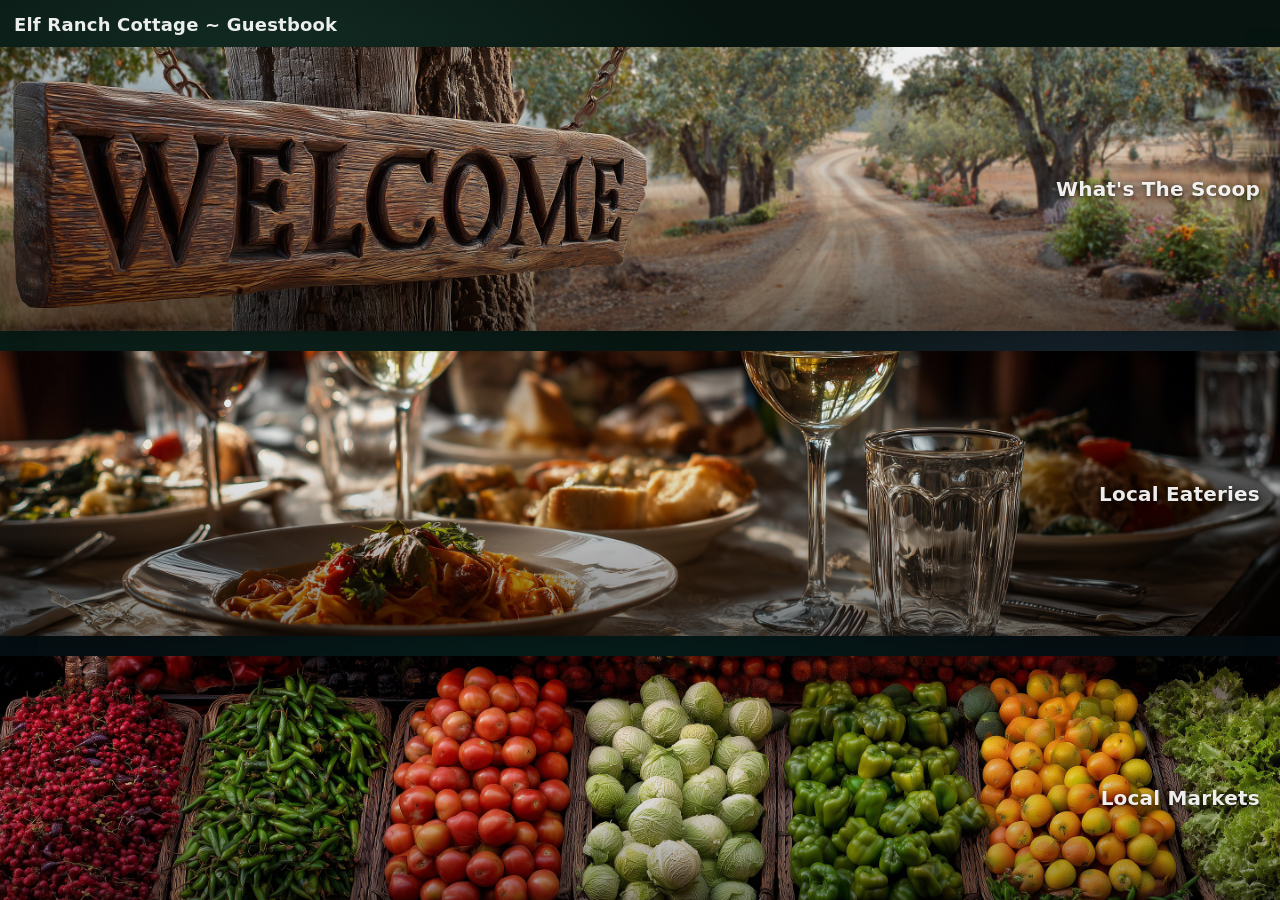
<file: index.html>
<!doctype html>
<html lang="en">
<head>

	<!-- Google tag (gtag.js) -->
	<script async src="https://www.googletagmanager.com/gtag/js?id=G-MRESTV5M4S"></script>
	<script>
		window.dataLayer = window.dataLayer || [];
		function gtag(){dataLayer.push(arguments);}
		gtag('js', new Date());

		gtag('config', 'G-MRESTV5M4S');
	</script>

	<meta charset="utf-8" />
	<meta name="viewport" content="width=device-width, initial-scale=1" />
	<title>Elf Ranch Guestbook</title>
	<link rel="stylesheet" href="styles.css" />
	<link rel="manifest" href="manifest.json">
	<link rel="apple-touch-icon" href="/Assets/Images/Icons/icon-192.png">	
	<link rel="icon" type="image/png" sizes="32x32" href="Assets/Images/Icons/icon-32.png">
	<link rel="icon" type="image/png" sizes="192x192" href="Assets/Images/Icons/icon-192.png">

</head>

<body class="theme-dark">
	<div class="shell">
		<div class="track" id="track">
			<!-- PREV -->
			<div class="screen" id="screenPrev" aria-hidden="true"></div>

			<!-- CURRENT -->
			<div class="screen" id="screenCurrent">
				<main class="home">
					<header class="home-header">
						<h1>Elf Ranch Cottage ~ Guestbook</h1>
					</header>

					<section class="menu" aria-label="Navigation tiles">

						<a class="tile tile-image"
							 href="Scoop.html"
							 style="background-image:url('Assets/Images/Home/Scoop.jpg');">
							<span>What's The Scoop</span>
						</a>

						<a class="tile tile-image"
							 href="Local-Eateries.html"
							 style="background-image:url('Assets/Images/Home/Local-Eateries.jpg');">
							<span>Local Eateries</span>
						</a>

						<a class="tile tile-image"
							 href="Local-Markets.html"
							 style="background-image:url('Assets/Images/Home/Local-Markets.jpg');">
							<span>Local Markets</span>
						</a>

						<a class="tile tile-image"
							 href="Local-Adventures.html"
							 style="background-image:url('Assets/Images/Home/Local-Adventures.jpg');">
							<span>Local Adventures</span>
						</a>

						<a class="tile tile-image"
							 href="Wine-Tour.html"
							 style="background-image:url('Assets/Images/Home/Wine-Tour.jpg');">
							<span>Wine Tour</span>
						</a>

						<a class="tile tile-image"
							 href="Driving-Tour.html"
							 style="background-image:url('Assets/Images/Home/Driving-Tour.jpg');">
							<span>Driving Tour</span>
						</a>

						<a class="tile tile-image"
							 href="Essentials-Around-Town.html"
							 style="background-image:url('Assets/Images/Home/Essentials-Around-Town.jpg');">
							<span>Essentials Around Town</span>
						</a>

						<a class="tile tile-image"
							 href="Emergency-Info.html"
							 style="background-image:url('Assets/Images/Home/Emergency-Info.jpg');">
							<span>Emergency Info</span>
						</a>

						<a class="tile tile-image"
							 href="Fairy-Tale.html"
							 style="background-image:url('Assets/Images/Home/Fairy-Tale.jpg');">
							<span>Fairy Tale</span>
						</a>

						<a class="tile tile-image"
							 href=""
							 style="background-color:rgba(0, 0, 0, 0);">
							<span></span>
						</a>

						<!-- Footer -->
						<div class="footer-text footer-home">
							<a href="FormaViz.html">
								Powered by FormaViz inc • Create Your Own
							</a>
						</div>

					</section>

				</main>
			</div>

			<!-- NEXT -->
			<div class="screen" id="screenNext" aria-hidden="true"></div>
		</div>

		<!-- Global Home Button -->
		<button class="home-fab is-hidden" id="globalHomeFab" aria-label="Back to home">
			<svg width="22" height="22" viewBox="0 0 24 24" fill="none" aria-hidden="true">
				<path d="M3 10.5L12 3l9 7.5" stroke="currentColor" stroke-width="2" stroke-linecap="round" stroke-linejoin="round"/>
				<path d="M6.5 10.5V21h11V10.5" stroke="currentColor" stroke-width="2" stroke-linecap="round" stroke-linejoin="round"/>
			</svg>
			<span>Home</span>
		</button>
	</div>
	
	<script src="modules.js" defer></script>
	<script src="app.js" defer></script>
</body>




</html>
</file>
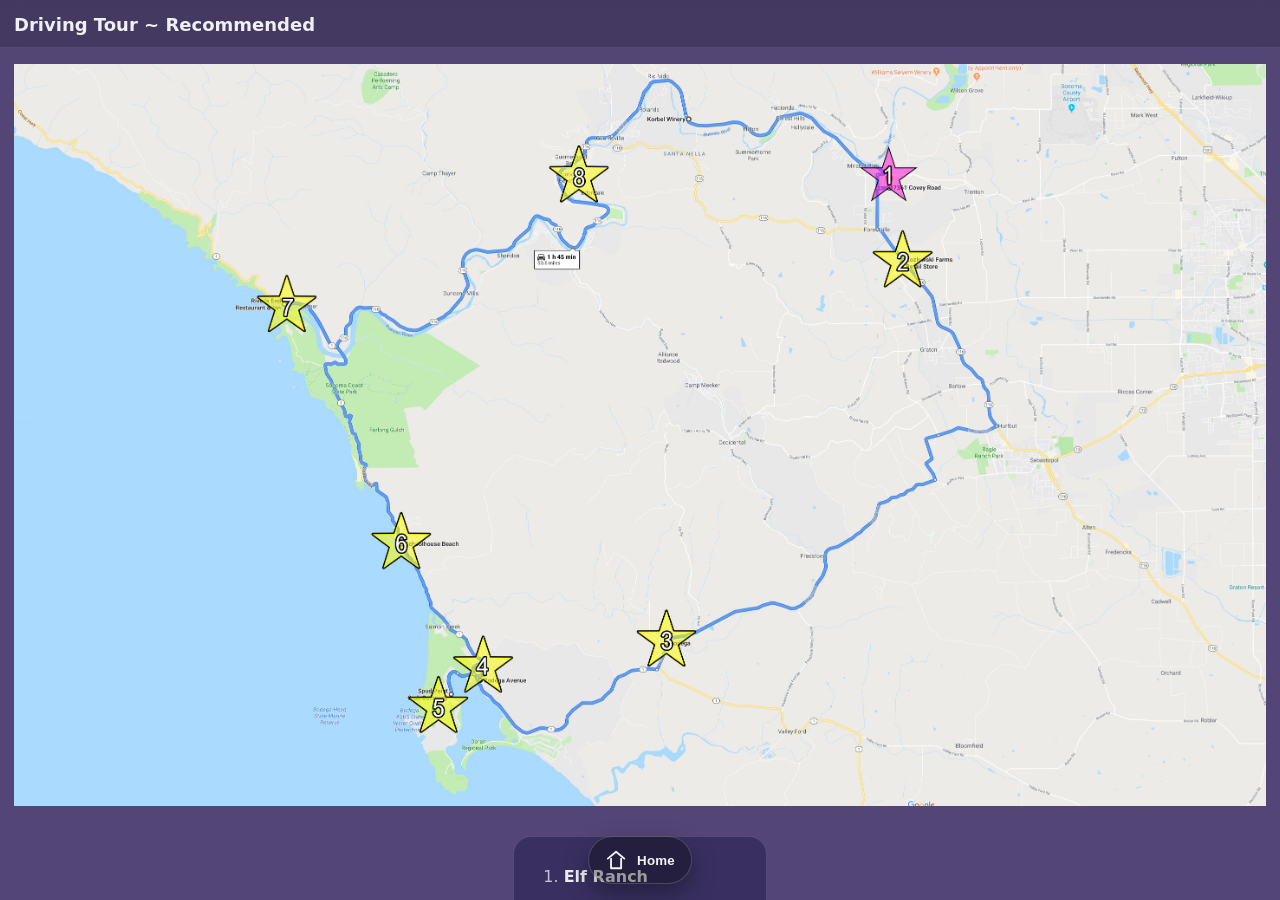
<file: Driving-Tour.html>
<!doctype html>
<html lang="en">
<head>

	<!-- Google tag (gtag.js) -->
	<script async src="https://www.googletagmanager.com/gtag/js?id=G-MRESTV5M4S"></script>
	<script>
		window.dataLayer = window.dataLayer || [];
		function gtag(){dataLayer.push(arguments);}
		gtag('js', new Date());

		gtag('config', 'G-MRESTV5M4S');
	</script>

	<meta charset="utf-8" />
	<meta name="viewport" content="width=device-width, initial-scale=1" />
	<title>Driving Tour ~ Recommended</title>
	<link rel="stylesheet" href="styles.css" />
	
</head>

<body class="theme-dark">
	<div class="shell">
		<div class="track" id="track">
			<div class="screen" id="screenPrev" aria-hidden="true"></div>

			<div class="screen" id="screenCurrent">
				<main class="page page-driving" data-base="#5e5087">
					<header class="page-header">
						<h1>Driving Tour ~ Recommended</h1>
					</header>

					<section class="page-body">

						<!-- Full width image -->
						<img class="drive-hero" src="Assets/Images/Local/Driving-Tour.jpg" alt="Driving Tour" />

						<!-- Numbered list -->
						<div class="drive-list-card">
							<ol class="drive-list">
								<li><button type="button" class="drive-loc" data-drive-loc="Elf Ranch"><b>Elf Ranch</b></button></li>
								<li><button type="button" class="drive-loc" data-drive-loc="Andy’s Fruit Market"><b>Andy’s Fruit Market</b></button></li>
								<li><button type="button" class="drive-loc" data-drive-loc="Bodega CA"><b>Bodega CA</b></button></li>
								<li><button type="button" class="drive-loc" data-drive-loc="Crab Shack"><b>Crab Shack</b></button></li>
								<li><button type="button" class="drive-loc" data-drive-loc="Bodega Point"><b>Bodega Point</b></button></li>
								<li><button type="button" class="drive-loc" data-drive-loc="Schoolhouse Beach"><b>Schoolhouse Beach</b></button></li>
								<li><button type="button" class="drive-loc" data-drive-loc="River’s End Lookout"><b>River’s End Lookout</b></button></li>
								<li><button type="button" class="drive-loc" data-drive-loc="Korbel Winery"><b>Korbel Winery</b></button></li>
								<li><button type="button" class="drive-loc" data-drive-loc="Elf Ranch (Return)"><b>Elf Ranch</b></button></li>
							</ol>
						</div>


							<!-- Map action card -->
							<div class="card drive-map-card" id="driveMapCard" aria-live="polite">
								<!-- Prompt (shows first) -->
								<div class="drive-map-prompt" id="driveMapPrompt">Select a Location</div>

								<!-- Action row (hidden until selection) -->
								<a class="drive-map-action is-hidden" id="driveMapAction" href="#" target="_blank" rel="noopener">
									<span class="drive-map-text" id="driveMapText">Map to ...</span>
									<img class="drive-map-icon" src="Assets/Images/Icons/Icon-Map.png" alt="Map">
								</a>
							</div>

							<!-- Info block -->
							<div class="drive-info">
								<div class="drive-info-row"><span class="drive-info-label">Info:</span><span class="drive-info-value"></span></div>
								<div class="drive-info-row"><span class="drive-info-label">Distance:</span><span class="drive-info-value">58 mi (94 km)</span></div>
								<div class="drive-info-row"><span class="drive-info-label">Time:</span><span class="drive-info-value">4-7 hr apx</span></div>
								<div class="drive-info-row">
									<span class="drive-info-label">Note:</span>
									<span class="drive-info-value">If you were to drive this and not stop, Google has it as an approximate 1.5 hour drive.</span>
								</div>
							</div>

							<!-- Guided text -->
							<div class="drive-text">
								<h2 class="drive-section-heading">What to Expect</h2>

								<p>Heading South toward Sebastopol on Hwy 116 you might consider picking up a few delicious snacks at our unique <b>Andy’s</b> Fruit Market.</p>

								<p>As you continue West out of Sebastopol, Hwy 12 takes you through the coastal foothill communities and into the town of <b>Bodega</b>. If you are familiar with Alfred Hitchcock’s “The Birds”; you will see the church and the schoolhouse as you pass thru. Continuing West, you will enter the eclectic fishing village of Bodega Bay.</p>

								<p>There are some nice restaurants along the Hwy 1, but we like to hop over to the other side of the bay and enjoy the <b>Crab Shack</b>. It’s just crab, anyway you like it.</p>

								<p>If you continue just ¼ mile up the road you are at <b>Bodega Head</b>. This amazing point was once considered for a nuclear power plant. It has a network of walking paths and dramatic views from the cliffs. Even a short walk is exhilarating and well worth it if you have the time.</p>

								<p>From here, backtrack over to Hwy 1 and head North towards Jenner. There are a number of <b>beaches</b> that you can visit. Please check the Sonoma County Parks website. Please remember, this is rugged Northern California coastline. Each beach has its own unique location/accessibility information.</p>

								<p>If you continue just a bit North past the town of Jenner there are some beautiful pull outs at the top that give you a view of the <b>Russian River</b> mouth and Seal Beach. River’s End Restaurant at the top is a landmark to look for a pull out.</p>

								<p>The last leg of the drive is Hwy 116 back to Forestville. You will go through a number of fun and funky river towns and cross the Russian River a few times. Guerneville has Johnson Beach and lots of interesting <b>shops and restaurants</b>. Once you leave Guerneville it is just under 9 miles/15 minutes back to Forestville.</p>
							</div>
						</div>

					</section>
				</main>
			</div>

			<div class="screen" id="screenNext" aria-hidden="true"></div>
		</div>

		<button class="home-fab is-hidden" id="globalHomeFab" aria-label="Back to home">
			<svg width="22" height="22" viewBox="0 0 24 24" fill="none" aria-hidden="true">
				<path d="M3 10.5L12 3l9 7.5" stroke="currentColor" stroke-width="2" stroke-linecap="round" stroke-linejoin="round"/>
				<path d="M6.5 10.5V21h11V10.5" stroke="currentColor" stroke-width="2" stroke-linecap="round" stroke-linejoin="round"/>
			</svg>
			<span>Home</span>
		</button>
	</div>

	<script src="modules.js" defer></script>
	<script src="app.js" defer></script>
</body>
</html>
</file>
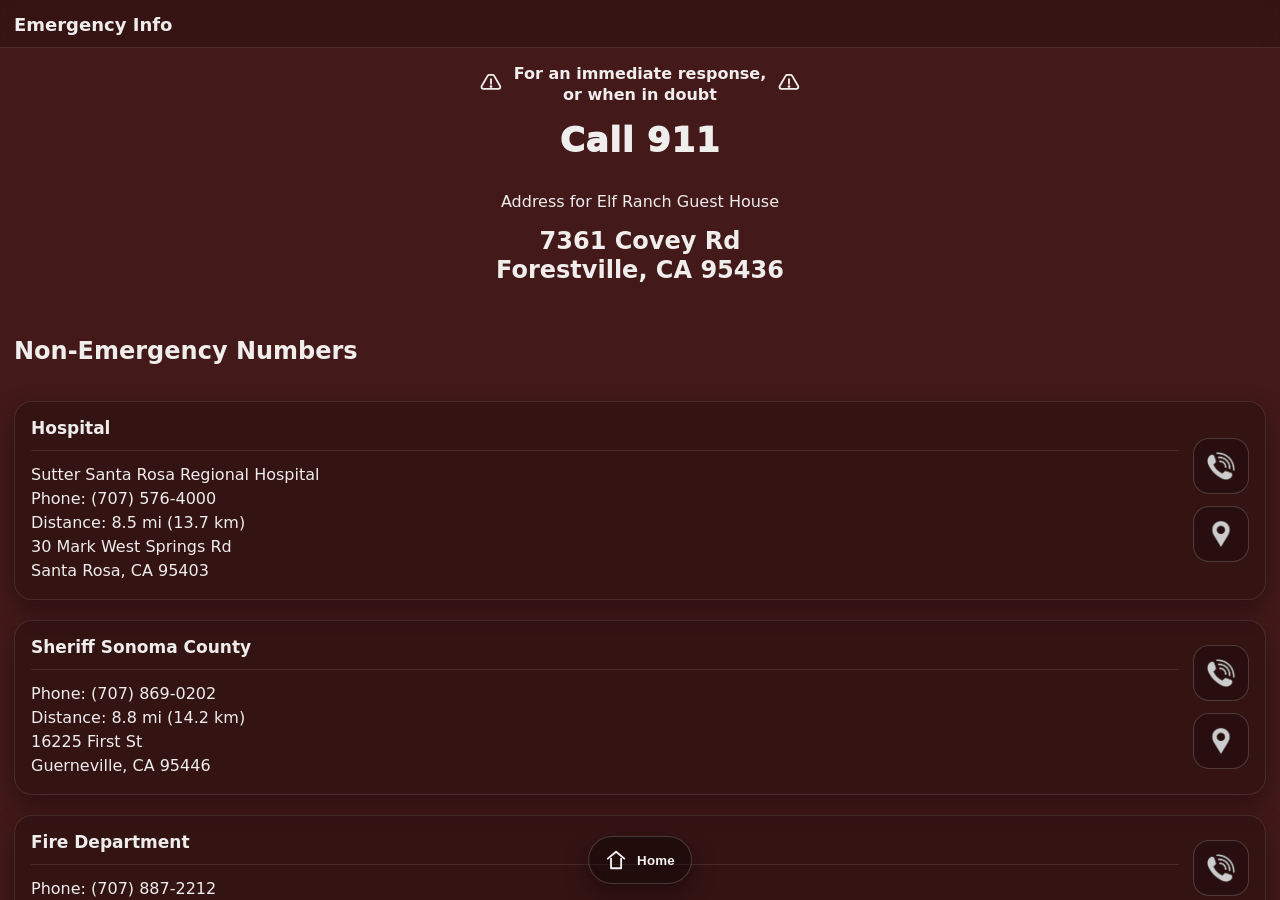
<file: Emergency-Info.html>
<!doctype html>
<html lang="en">
<head>

	<!-- Google tag (gtag.js) -->
	<script async src="https://www.googletagmanager.com/gtag/js?id=G-MRESTV5M4S"></script>
	<script>
		window.dataLayer = window.dataLayer || [];
		function gtag(){dataLayer.push(arguments);}
		gtag('js', new Date());

		gtag('config', 'G-MRESTV5M4S');
	</script>

	<meta charset="utf-8" />
	<meta name="viewport" content="width=device-width, initial-scale=1" />
	<title>Emergency Info</title>
	<link rel="stylesheet" href="styles.css" />
	
</head>

<body class="theme-dark">
	<div class="shell">
		<div class="track" id="track">

			<!-- PREVIOUS SCREEN (filled dynamically) -->
			<div class="screen" id="screenPrev" aria-hidden="true"></div>

			<!-- CURRENT SCREEN -->
			<div class="screen" id="screenCurrent">
				<main class="page page-emergency" data-base="#4c1c1c">

					<header class="page-header">
						<h1>Emergency Info</h1>
					</header>

					<section class="page-body">

						<!-- IMPORTANT NOTICE -->
						<div class="notice notice-danger notice-emergency">
							<div class="notice-icon" aria-hidden="true">
								<!-- same warning svg -->
								<svg width="22" height="22" viewBox="0 0 24 24" fill="none">
									<path d="M12 9v5" stroke="currentColor" stroke-width="2" stroke-linecap="round"/>
									<path d="M12 17h.01" stroke="currentColor" stroke-width="3" stroke-linecap="round"/>
									<path d="M10.3 4.2h3.4c.7 0 1.4.4 1.8 1.1l6.4 11.1c.8 1.4-.2 3.1-1.8 3.1H3.7c-1.6 0-2.6-1.7-1.8-3.1l6.4-11.1c.4-.7 1.1-1.1 2-1.1Z"
												stroke="currentColor" stroke-width="2" stroke-linejoin="round"/>
								</svg>
							</div>

							<div class="notice-text">
								<div>For an immediate response,</div>
								<div>or when in doubt</div>
							</div>

							<div class="notice-icon" aria-hidden="true">
								<!-- same warning svg again -->
								<svg width="22" height="22" viewBox="0 0 24 24" fill="none">
									<path d="M12 9v5" stroke="currentColor" stroke-width="2" stroke-linecap="round"/>
									<path d="M12 17h.01" stroke="currentColor" stroke-width="3" stroke-linecap="round"/>
									<path d="M10.3 4.2h3.4c.7 0 1.4.4 1.8 1.1l6.4 11.1c.8 1.4-.2 3.1-1.8 3.1H3.7c-1.6 0-2.6-1.7-1.8-3.1l6.4-11.1c.4-.7 1.1-1.1 2-1.1Z"
												stroke="currentColor" stroke-width="2" stroke-linejoin="round"/>
								</svg>
							</div>
						</div>


						<!-- CALL 911 -->
						<div class="callout-911" role="button" tabindex="0" data-call911>
							Call 911
						</div>

						<div class="spacer-lg"></div>

						<!-- ADDRESS -->
						<div class="label">Address for Elf Ranch Guest House</div>
						<div class="big-address">
							7361 Covey Rd<br>
							Forestville, CA 95436
						</div>

						<div class="spacer-lg"></div>

						<!-- NON-EMERGENCY NUMBERS -->
						<h2 class="section-heading">Non-Emergency Numbers</h2>

						<!-- Cards injected by app.js -->
						<div id="nonEmergencyList" class="card-list">
							<div class="card card-muted">
								Loading non-emergency numbers…
							</div>
						</div>

					</section>
				</main>
			</div>

			<!-- NEXT SCREEN (filled dynamically) -->
			<div class="screen" id="screenNext" aria-hidden="true"></div>
		</div>

		<!-- GLOBAL HOME BUTTON -->
		<button class="home-fab is-hidden" id="globalHomeFab" aria-label="Back to home">
			<svg width="22" height="22" viewBox="0 0 24 24" fill="none" aria-hidden="true">
				<path d="M3 10.5L12 3l9 7.5" stroke="currentColor" stroke-width="2" stroke-linecap="round" stroke-linejoin="round"/>
				<path d="M6.5 10.5V21h11V10.5" stroke="currentColor" stroke-width="2" stroke-linecap="round" stroke-linejoin="round"/>
			</svg>
			<span>Home</span>
		</button>

	</div>

	<script src="modules.js" defer></script>
	<script src="app.js" defer></script>
</body>
</html>
</file>
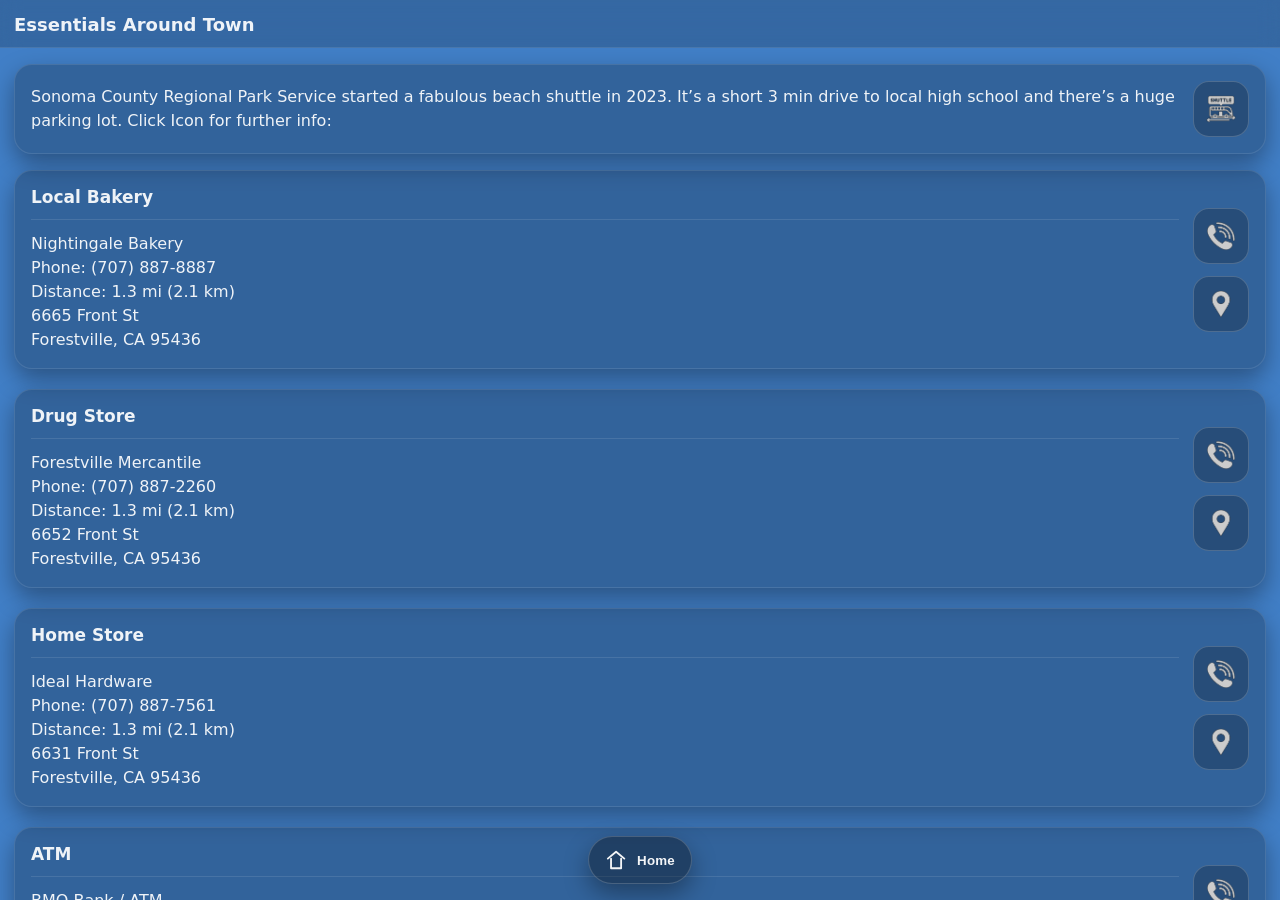
<file: Essentials-Around-Town.html>
<!doctype html>
<html lang="en">
<head>

	<!-- Google tag (gtag.js) -->
	<script async src="https://www.googletagmanager.com/gtag/js?id=G-MRESTV5M4S"></script>
	<script>
		window.dataLayer = window.dataLayer || [];
		function gtag(){dataLayer.push(arguments);}
		gtag('js', new Date());

		gtag('config', 'G-MRESTV5M4S');
	</script>

	<meta charset="utf-8" />
	<meta name="viewport" content="width=device-width, initial-scale=1" />
	<title>Essentials Around Town</title>
	<link rel="stylesheet" href="styles.css" />
	
</head>

<body class="theme-dark">
	<div class="shell">
		<div class="track" id="track">

			<!-- PREVIOUS SCREEN (filled dynamically) -->
			<div class="screen" id="screenPrev" aria-hidden="true"></div>

			<!-- CURRENT SCREEN -->
			<div class="screen" id="screenCurrent">
				<main class="page page-essentials" data-base="#4a90e2">
					<header class="page-header">
						<h1>Essentials Around Town</h1>
					</header>

					<section class="page-body">

						<!-- Special "Beach Shuttle" card -->
						<div class="card essentials-web-card">
							<div class="essentials-web-content">
								Sonoma County Regional Park Service started a fabulous beach shuttle in 2023.
								It’s a short 3 min drive to local high school and there’s a huge parking lot.
								Click Icon for further info:
							</div>

							<!-- You can replace the href later -->
							<a class="essentials-web-icon"
								 href="https://parks.sonomacounty.ca.gov/visit/regional-parks-river-shuttle"
								 target="_blank"
								 rel="noopener"
								 aria-label="Open beach shuttle info">
								<img src="Assets/Images/Icons/Icon-Shuttle.png" alt="Web">
							</a>
						</div>

						<!-- Static-data cards injected by app.js -->
						<div id="essentialsList" class="card-list">
							<div class="card card-muted">Loading essentials…</div>
						</div>

					</section>
				</main>
			</div>

			<!-- NEXT SCREEN (filled dynamically) -->
			<div class="screen" id="screenNext" aria-hidden="true"></div>
		</div>

		<!-- GLOBAL HOME BUTTON -->
		<button class="home-fab is-hidden" id="globalHomeFab" aria-label="Back to home">
			<svg width="22" height="22" viewBox="0 0 24 24" fill="none" aria-hidden="true">
				<path d="M3 10.5L12 3l9 7.5" stroke="currentColor" stroke-width="2" stroke-linecap="round" stroke-linejoin="round"/>
				<path d="M6.5 10.5V21h11V10.5" stroke="currentColor" stroke-width="2" stroke-linecap="round" stroke-linejoin="round"/>
			</svg>
			<span>Home</span>
		</button>

	</div>

	<script src="modules.js" defer></script>
	<script src="app.js" defer></script>
</body>
</html>
</file>
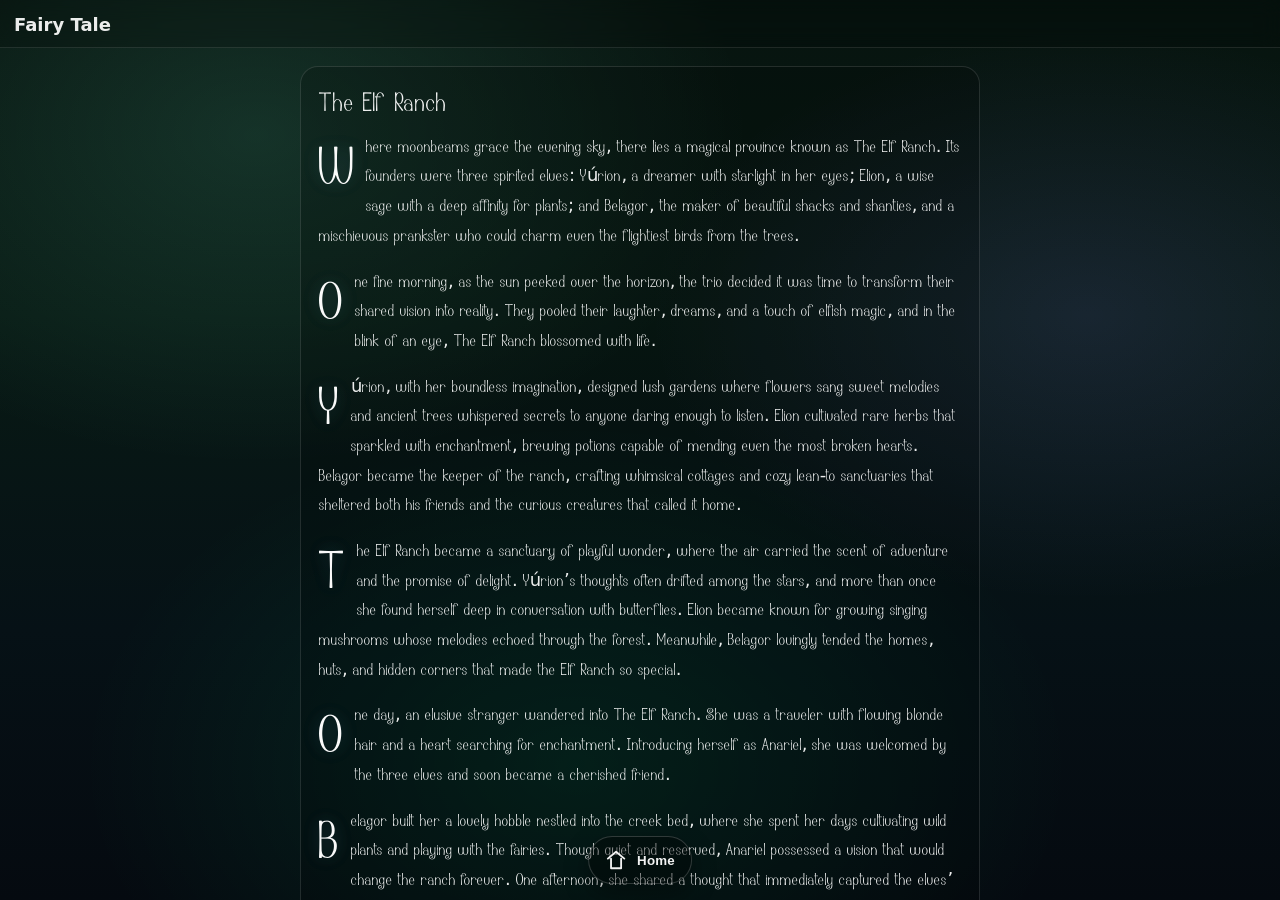
<file: Fairy-Tale.html>
<!doctype html>
<html lang="en">
<head>

	<!-- Google tag (gtag.js) -->
	<script async src="https://www.googletagmanager.com/gtag/js?id=G-MRESTV5M4S"></script>
	<script>
		window.dataLayer = window.dataLayer || [];
		function gtag(){dataLayer.push(arguments);}
		gtag('js', new Date());

		gtag('config', 'G-MRESTV5M4S');
	</script>

	<meta charset="utf-8" />
	<meta name="viewport" content="width=device-width, initial-scale=1" />
	<title>Fairy Tale</title>
	<link rel="stylesheet" href="styles.css" />

</head>

<body class="theme-dark">
	<div class="shell">
		<div class="track" id="track">
			<div class="screen" id="screenPrev" aria-hidden="true"></div>

			<div class="screen" id="screenCurrent">
				<main class="page page-fairytale" data-base="#050a10">
					<header class="page-header">
						<h1>Fairy Tale</h1>
					</header>

					<section class="page-body">
						<div class="fairy-wrap">
							<div class="fairy-title">The Elf Ranch</div>

							<div class="fairy-text">
								<p>Where moonbeams grace the evening sky, there lies a magical province known as The Elf Ranch. Its founders were three spirited elves: Yúrion, a dreamer with starlight in her eyes; Elion, a wise sage with a deep affinity for plants; and Belagor, the maker of beautiful shacks and shanties, and a mischievous prankster who could charm even the flightiest birds from the trees.</p>
								<p>One fine morning, as the sun peeked over the horizon, the trio decided it was time to transform their shared vision into reality. They pooled their laughter, dreams, and a touch of elfish magic, and in the blink of an eye, The Elf Ranch blossomed with life.</p>
								<p>Yúrion, with her boundless imagination, designed lush gardens where flowers sang sweet melodies and ancient trees whispered secrets to anyone daring enough to listen. Elion cultivated rare herbs that sparkled with enchantment, brewing potions capable of mending even the most broken hearts. Belagor became the keeper of the ranch, crafting whimsical cottages and cozy lean-to sanctuaries that sheltered both his friends and the curious creatures that called it home.</p>
								<p>The Elf Ranch became a sanctuary of playful wonder, where the air carried the scent of adventure and the promise of delight. Yúrion’s thoughts often drifted among the stars, and more than once she found herself deep in conversation with butterflies. Elion became known for growing singing mushrooms whose melodies echoed through the forest. Meanwhile, Belagor lovingly tended the homes, huts, and hidden corners that made the Elf Ranch so special.</p>
								<p>One day, an elusive stranger wandered into The Elf Ranch. She was a traveler with flowing blonde hair and a heart searching for enchantment. Introducing herself as Anariel, she was welcomed by the three elves and soon became a cherished friend.</p>
								<p>Belagor built her a lovely hobble nestled into the creek bed, where she spent her days cultivating wild plants and playing with the fairies. Though quiet and reserved, Anariel possessed a vision that would change the ranch forever. One afternoon, she shared a thought that immediately captured the elves’ curiosity.</p>
								<p>Why not share this magical haven with friends and weary travelers? She asked, her eyes sparkling. “Imagine visitors from distant lands bringing their own unique energy and magic to The Elf Ranch.”</p>
								<p>Yúrion’s eyes lit up as she gazed toward the heavens, imagining new dreamers beneath the stars. Elion considered the extraordinary herbs and potions he could create for future guests. Belagor grinned at the thought of building new havens for friends from faraway places.</p>
								<p>As the weeks passed, The Elf Ranch transformed from a private paradise into a welcoming refuge. Travelers arrived carrying wonder in their hearts. They wandered through Yúrion’s celestial gardens, sampled Elion’s enchanted creations, and marveled at Belagor’s charming cottages and hidden retreats. The world beyond the forest edge embraced The Elf Ranch.</p>
								<p>With each new visitor, the ranch flourished. Yúrion’s starlit evenings grew brighter as she found kindred spirits to share in her celestial dreams. Elion’s magical herbs thrived under the care of those who appreciated their gifts. Belagor’s secret huts became the subject of legends, with tales of hidden surprises, mischief, and wonder spreading throughout the land.</p>
								<p>Before long, stories of The Elf Ranch Cottage became local lore. As the group surveyed the beauty before them, Yúrion remarked, "Our metamorphosis is perfect".</p>
								<p>Welcome to The Elf Ranch Cottage, where enchantment lives among the trees, and every stay becomes part of the story.</p>
							</div>
						</div>
					</section>
				</main>
			</div>

			<div class="screen" id="screenNext" aria-hidden="true"></div>
		</div>

		<button class="home-fab is-hidden" id="globalHomeFab" aria-label="Back to home">
			<svg width="22" height="22" viewBox="0 0 24 24" fill="none" aria-hidden="true">
				<path d="M3 10.5L12 3l9 7.5" stroke="currentColor" stroke-width="2" stroke-linecap="round" stroke-linejoin="round"/>
				<path d="M6.5 10.5V21h11V10.5" stroke="currentColor" stroke-width="2" stroke-linecap="round" stroke-linejoin="round"/>
			</svg>
			<span>Home</span>
		</button>
	</div>

	<script src="modules.js" defer></script>
	<script src="app.js" defer></script>
</body>
</html>
</file>
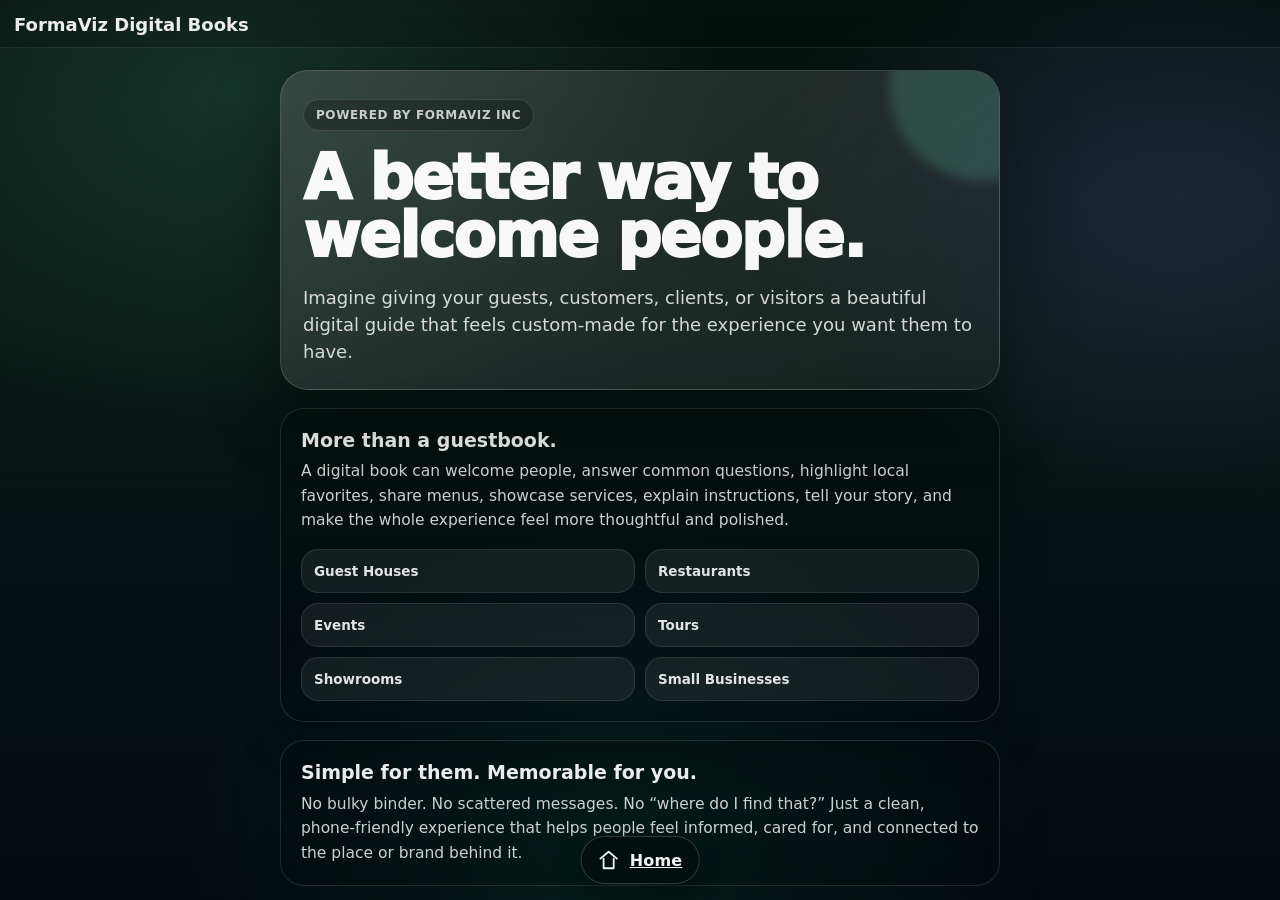
<file: FormaViz.html>
<!doctype html>
<html lang="en">
<head>

	<!-- Google tag (gtag.js) -->
	<script async src="https://www.googletagmanager.com/gtag/js?id=G-MRESTV5M4S"></script>
	<script>
		window.dataLayer = window.dataLayer || [];
		function gtag(){dataLayer.push(arguments);}
		gtag('js', new Date());
		gtag('config', 'G-MRESTV5M4S');
	</script>

	<meta charset="utf-8" />
	<meta name="viewport" content="width=device-width, initial-scale=1, viewport-fit=cover" />

	<!-- iOS -->
	<meta name="apple-mobile-web-app-capable" content="yes">
	<meta name="apple-mobile-web-app-status-bar-style" content="black-translucent">
	<meta name="apple-mobile-web-app-title" content="FormaViz">

	<!-- Android -->
	<meta name="mobile-web-app-capable" content="yes">
	<meta name="theme-color" content="#050a10">

	<title>Digital Guestbooks by FormaViz</title>
	<link rel="stylesheet" href="styles.css" />

	<style>
		.page.page-formaviz-books{
			min-height: 100vh;
			background-image:
				radial-gradient(900px 600px at 18% 10%, rgba(120, 255, 210, 0.13), rgba(0,0,0,0) 55%),
				radial-gradient(760px 520px at 92% 22%, rgba(140, 120, 255, 0.15), rgba(0,0,0,0) 56%),
				radial-gradient(780px 620px at 48% 96%, rgba(0, 255, 160, 0.10), rgba(0,0,0,0) 55%),
				linear-gradient(180deg, #07140f 0%, #081a14 36%, #061116 70%, #050a10 100%) !important;
			background-color: #050a10 !important;
			background-repeat: no-repeat;
			background-size: cover;
			background-attachment: fixed;
		}

		.page-formaviz-books .page-header{
			border-bottom: 1px solid rgba(255,255,255,.08);
			background: rgba(0,0,0,.16);
			backdrop-filter: blur(14px);
		}

		.page-formaviz-books .page-body{
			padding: 22px 16px calc(110px + env(safe-area-inset-bottom));
			gap: 18px;
		}

		.fv-wrap{
			width: 100%;
			max-width: 720px;
			margin: 0 auto;
		}

		.fv-hero{
			position: relative;
			overflow: hidden;
			padding: 28px 22px 24px;
			border-radius: 28px;
			background:
				linear-gradient(145deg, rgba(255,255,255,.16), rgba(255,255,255,.055)),
				rgba(0,0,0,.22);
			border: 1px solid rgba(255,255,255,.16);
			box-shadow: 0 24px 70px rgba(0,0,0,.38);
		}

		.fv-hero::before{
			content: "";
			position: absolute;
			inset: -80px -80px auto auto;
			width: 190px;
			height: 190px;
			border-radius: 999px;
			background: rgba(120,255,210,.16);
			filter: blur(6px);
		}

		.fv-kicker{
			position: relative;
			display: inline-flex;
			align-items: center;
			gap: 8px;
			margin-bottom: 18px;
			padding: 8px 12px;
			border-radius: 999px;
			background: rgba(0,0,0,.24);
			border: 1px solid rgba(255,255,255,.13);
			font-size: 12px;
			font-weight: 800;
			letter-spacing: .6px;
			text-transform: uppercase;
			color: rgba(255,255,255,.76);
		}

		.fv-title{
			position: relative;
			margin: 0;
			font-size: clamp(34px, 10vw, 62px);
			line-height: .94;
			letter-spacing: -1.8px;
			font-weight: 950;
			color: rgba(255,255,255,.97);
		}

		.fv-subtitle{
			position: relative;
			margin: 18px 0 0;
			font-size: 18px;
			line-height: 1.5;
			color: rgba(255,255,255,.82);
			font-weight: 450;
		}

		.fv-card{
			margin-top: 18px;
			padding: 20px;
			border-radius: 24px;
			background: rgba(0,0,0,.24);
			border: 1px solid rgba(255,255,255,.12);
			box-shadow: 0 18px 48px rgba(0,0,0,.24);
		}

		.fv-card-title{
			margin: 0 0 8px;
			font-size: 19px;
			line-height: 1.2;
			font-weight: 900;
		}

		.fv-card-text{
			margin: 0;
			font-size: 15.5px;
			line-height: 1.58;
			color: rgba(255,255,255,.80);
		}

		.fv-use-grid{
			display: grid;
			grid-template-columns: 1fr 1fr;
			gap: 10px;
			margin-top: 16px;
		}

		.fv-use{
			padding: 13px 12px;
			border-radius: 17px;
			background: rgba(255,255,255,.065);
			border: 1px solid rgba(255,255,255,.10);
			font-size: 13.5px;
			font-weight: 850;
			color: rgba(255,255,255,.88);
		}

		.fv-cta{
			margin-top: 18px;
			padding: 22px 20px;
			border-radius: 26px;
			text-align: center;
			background:
				linear-gradient(135deg, rgba(120,255,210,.16), rgba(140,120,255,.12)),
				rgba(0,0,0,.20);
			border: 1px solid rgba(255,255,255,.16);
		}

		.fv-cta-main{
			font-size: 21px;
			line-height: 1.25;
			font-weight: 950;
			letter-spacing: -.2px;
		}

		.fv-cta-sub{
			margin-top: 10px;
			font-size: 15px;
			line-height: 1.5;
			color: rgba(255,255,255,.78);
		}

		.fv-signoff{
			margin-top: 18px;
			text-align: center;
			font-size: 12px;
			letter-spacing: .8px;
			text-transform: uppercase;
			font-weight: 850;
			color: rgba(255,255,255,.52);
		}

		.page-formaviz-books .home-fab{
			text-decoration: none;
		}

		@media (max-width: 380px){
			.fv-hero{ padding: 24px 18px 20px; border-radius: 24px; }
			.fv-use-grid{ grid-template-columns: 1fr; }
			.fv-subtitle{ font-size: 16.5px; }
		}
	</style>

</head>

<body class="theme-dark">
	<div class="shell">
		<div class="track" id="track">
			<div class="screen" id="screenPrev" aria-hidden="true"></div>

			<div class="screen" id="screenCurrent">
				<main class="page page-formaviz-books" data-base="#050a10">
					<header class="page-header">
						<h1>FormaViz Digital Books</h1>
					</header>

					<section class="page-body">
						<div class="fv-wrap">
							<section class="fv-hero">
								<div class="fv-kicker">Powered by FormaViz inc</div>
								<h2 class="fv-title">A better way to welcome people.</h2>
								<p class="fv-subtitle">
									Imagine giving your guests, customers, clients, or visitors a beautiful digital guide that feels custom-made for the experience you want them to have.
								</p>
							</section>

							<section class="fv-card">
								<h3 class="fv-card-title">More than a guestbook.</h3>
								<p class="fv-card-text">
									A digital book can welcome people, answer common questions, highlight local favorites, share menus, showcase services, explain instructions, tell your story, and make the whole experience feel more thoughtful and polished.
								</p>

								<div class="fv-use-grid" aria-label="Digital book examples">
									<div class="fv-use">Guest Houses</div>
									<div class="fv-use">Restaurants</div>
									<div class="fv-use">Events</div>
									<div class="fv-use">Tours</div>
									<div class="fv-use">Showrooms</div>
									<div class="fv-use">Small Businesses</div>
								</div>
							</section>

							<section class="fv-card">
								<h3 class="fv-card-title">Simple for them. Memorable for you.</h3>
								<p class="fv-card-text">
									No bulky binder. No scattered messages. No “where do I find that?” Just a clean, phone-friendly experience that helps people feel informed, cared for, and connected to the place or brand behind it.
								</p>
							</section>

							<section class="fv-cta">
								<div class="fv-cta-main">Interested in having your own digital book?</div>
								<div class="fv-cta-sub">Ask Andrea for my info, and I’d be happy to talk through what could be created for your space, business, menu, event, or next idea.</div>
							</section>

							<div class="fv-signoff">If it can be imagined, it can be visualized.</div>
						</div>
					</section>
				</main>
			</div>

			<div class="screen" id="screenNext" aria-hidden="true"></div>
		</div>

		<a class="home-fab" href="index.html" aria-label="Back to home">
			<svg width="22" height="22" viewBox="0 0 24 24" fill="none" aria-hidden="true">
				<path d="M3 10.5L12 3l9 7.5" stroke="currentColor" stroke-width="2" stroke-linecap="round" stroke-linejoin="round"/>
				<path d="M6.5 10.5V21h11V10.5" stroke="currentColor" stroke-width="2" stroke-linecap="round" stroke-linejoin="round"/>
			</svg>
			<span>Home</span>
		</a>
	</div>
</body>
</html>
</file>
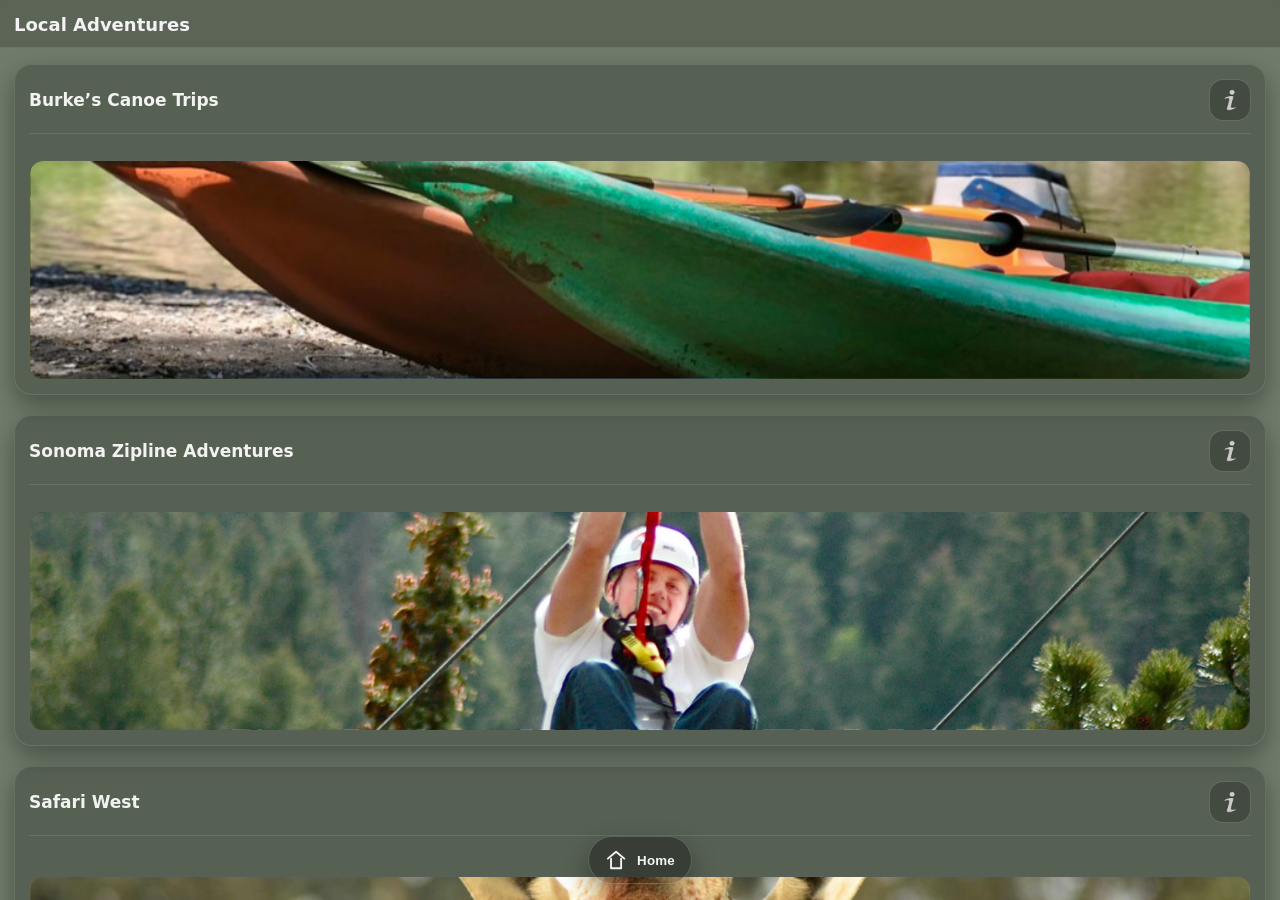
<file: Local-Adventures.html>
<!doctype html>
<html lang="en">
<head>

	<!-- Google tag (gtag.js) -->
	<script async src="https://www.googletagmanager.com/gtag/js?id=G-MRESTV5M4S"></script>
	<script>
		window.dataLayer = window.dataLayer || [];
		function gtag(){dataLayer.push(arguments);}
		gtag('js', new Date());

		gtag('config', 'G-MRESTV5M4S');
	</script>

	<meta charset="utf-8" />
	<meta name="viewport" content="width=device-width, initial-scale=1" />
	<title>Local Adventures</title>
	<link rel="stylesheet" href="styles.css" />
	
</head>

<body class="theme-dark">
	<div class="shell">
		<div class="track" id="track">
			<div class="screen" id="screenPrev" aria-hidden="true"></div>

			<div class="screen" id="screenCurrent">
				<main class="page page-adventures" data-base="#7e8d7a">
					<header class="page-header">
						<h1>Local Adventures</h1>
					</header>

					<section class="page-body">
						<div id="localAdventuresList" class="card-list">
							<div class="card card-muted">Loading adventures…</div>
						</div>
					</section>
				</main>
			</div>

			<div class="screen" id="screenNext" aria-hidden="true"></div>
		</div>

		<button class="home-fab is-hidden" id="globalHomeFab" aria-label="Back to home">
			<svg width="22" height="22" viewBox="0 0 24 24" fill="none" aria-hidden="true">
				<path d="M3 10.5L12 3l9 7.5" stroke="currentColor" stroke-width="2" stroke-linecap="round" stroke-linejoin="round"/>
				<path d="M6.5 10.5V21h11V10.5" stroke="currentColor" stroke-width="2" stroke-linecap="round" stroke-linejoin="round"/>
			</svg>
			<span>Home</span>
		</button>
	</div>

	<script src="modules.js" defer></script>
	<script src="app.js" defer></script>
</body>
</html>
</file>
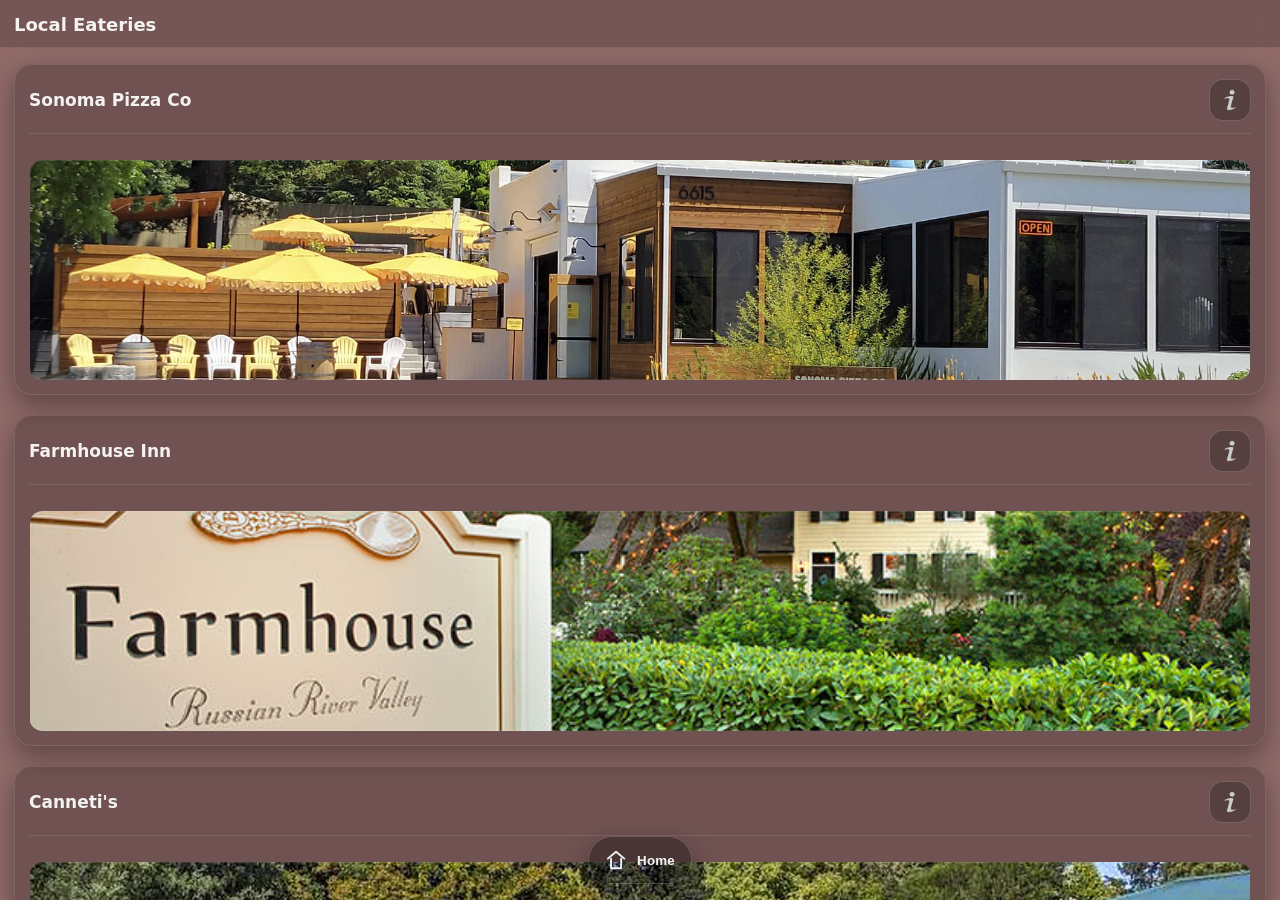
<file: Local-Eateries.html>
<!doctype html>
<html lang="en">
<head>

	<!-- Google tag (gtag.js) -->
	<script async src="https://www.googletagmanager.com/gtag/js?id=G-MRESTV5M4S"></script>
	<script>
		window.dataLayer = window.dataLayer || [];
		function gtag(){dataLayer.push(arguments);}
		gtag('js', new Date());

		gtag('config', 'G-MRESTV5M4S');
	</script>

	<meta charset="utf-8" />
	<meta name="viewport" content="width=device-width, initial-scale=1" />
	<title>Local Eateries</title>
	<link rel="stylesheet" href="styles.css" />
	
</head>

<body class="theme-dark">
	<div class="shell">
		<div class="track" id="track">

			<!-- PREVIOUS SCREEN (filled dynamically) -->
			<div class="screen" id="screenPrev" aria-hidden="true"></div>

			<!-- CURRENT SCREEN -->
			<div class="screen" id="screenCurrent">
				<main class="page page-eateries" data-base="#a27976">
					<header class="page-header">
						<h1>Local Eateries</h1>
					</header>

					<section class="page-body">
						<div id="localEateriesList" class="card-list">
							<div class="card card-muted">Loading eateries…</div>
						</div>
					</section>
				</main>
			</div>

			<!-- NEXT SCREEN (filled dynamically) -->
			<div class="screen" id="screenNext" aria-hidden="true"></div>
		</div>

		<!-- GLOBAL HOME BUTTON -->
		<button class="home-fab is-hidden" id="globalHomeFab" aria-label="Back to home">
			<svg width="22" height="22" viewBox="0 0 24 24" fill="none" aria-hidden="true">
				<path d="M3 10.5L12 3l9 7.5" stroke="currentColor" stroke-width="2" stroke-linecap="round" stroke-linejoin="round"/>
				<path d="M6.5 10.5V21h11V10.5" stroke="currentColor" stroke-width="2" stroke-linecap="round" stroke-linejoin="round"/>
			</svg>
			<span>Home</span>
		</button>

	</div>

	<script src="modules.js" defer></script>
	<script src="app.js" defer></script>
</body>
</html>
</file>
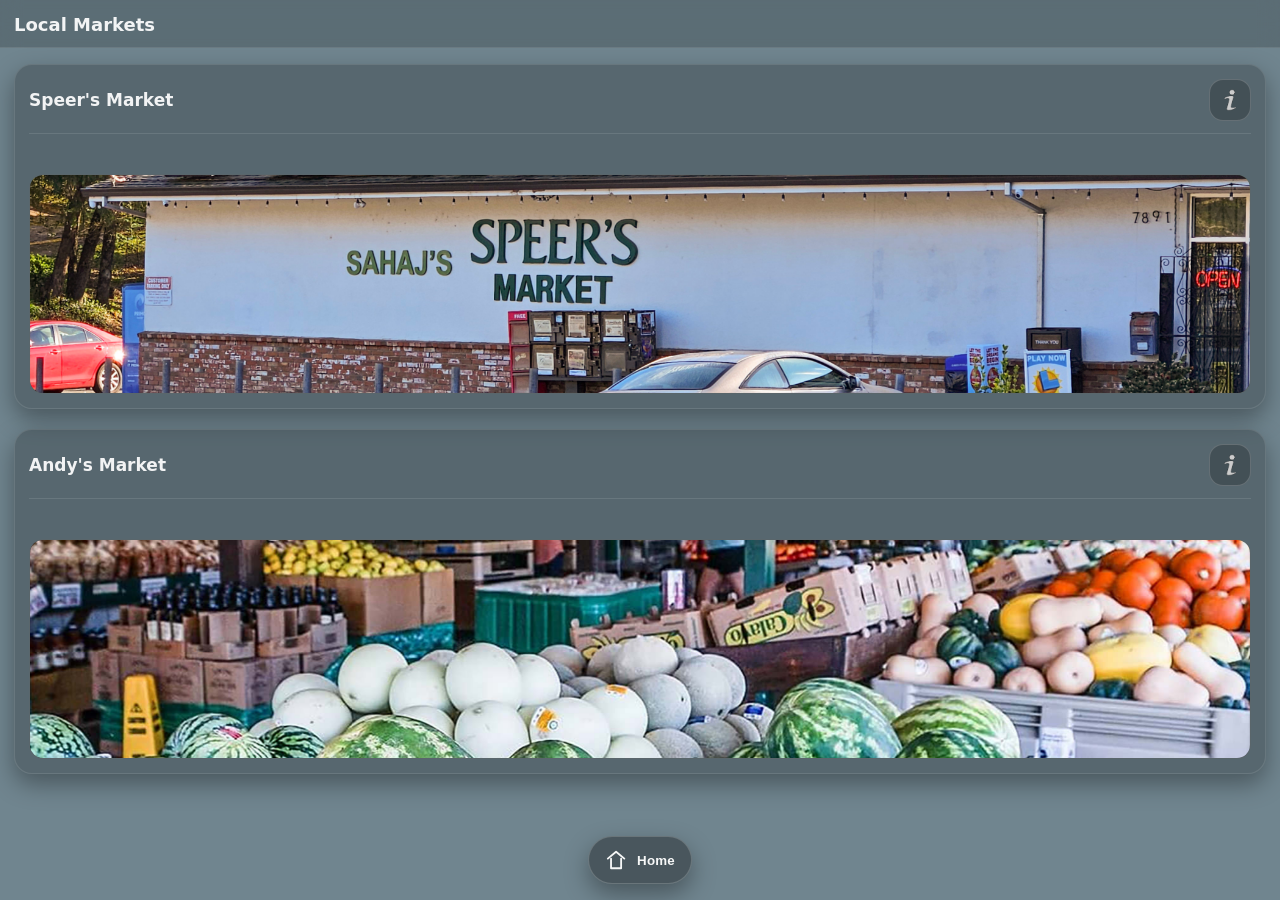
<file: Local-Markets.html>
<!doctype html>
<html lang="en">
<head>

	<!-- Google tag (gtag.js) -->
	<script async src="https://www.googletagmanager.com/gtag/js?id=G-MRESTV5M4S"></script>
	<script>
		window.dataLayer = window.dataLayer || [];
		function gtag(){dataLayer.push(arguments);}
		gtag('js', new Date());

		gtag('config', 'G-MRESTV5M4S');
	</script>

	<meta charset="utf-8" />
	<meta name="viewport" content="width=device-width, initial-scale=1" />
	<title>Local Markets</title>
	<link rel="stylesheet" href="styles.css" />
	
</head>

<body class="theme-dark">
	<div class="shell">
		<div class="track" id="track">
			<div class="screen" id="screenPrev" aria-hidden="true"></div>

			<div class="screen" id="screenCurrent">
				<main class="page page-markets" data-base="#7f97a2">
					<header class="page-header">
						<h1>Local Markets</h1>
					</header>

					<section class="page-body">
						<div id="localMarketsList" class="card-list">
							<div class="card card-muted">Loading markets…</div>
						</div>
					</section>
				</main>
			</div>

			<div class="screen" id="screenNext" aria-hidden="true"></div>
		</div>

		<button class="home-fab is-hidden" id="globalHomeFab" aria-label="Back to home">
			<svg width="22" height="22" viewBox="0 0 24 24" fill="none" aria-hidden="true">
				<path d="M3 10.5L12 3l9 7.5" stroke="currentColor" stroke-width="2" stroke-linecap="round" stroke-linejoin="round"/>
				<path d="M6.5 10.5V21h11V10.5" stroke="currentColor" stroke-width="2" stroke-linecap="round" stroke-linejoin="round"/>
			</svg>
			<span>Home</span>
		</button>
	</div>

	<script src="modules.js" defer></script>
	<script src="app.js" defer></script>
</body>
</html>
</file>
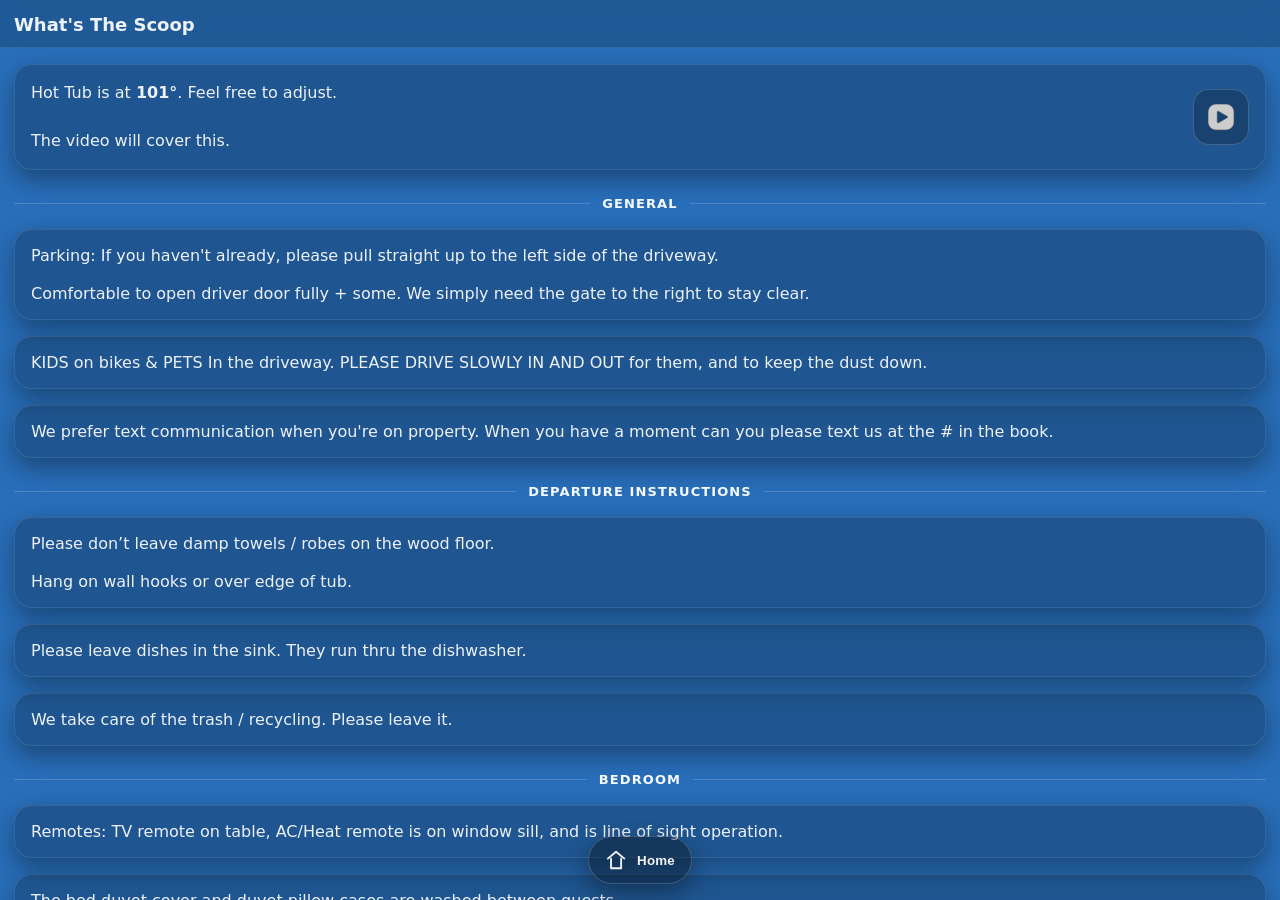
<file: Scoop.html>
<!doctype html>
<html lang="en">
<head>

	<!-- Google tag (gtag.js) -->
	<script async src="https://www.googletagmanager.com/gtag/js?id=G-MRESTV5M4S"></script>
	<script>
		window.dataLayer = window.dataLayer || [];
		function gtag(){dataLayer.push(arguments);}
		gtag('js', new Date());

		gtag('config', 'G-MRESTV5M4S');
	</script>

	<meta charset="utf-8" />

	<meta name="viewport"
				content="width=device-width,
								 initial-scale=1,
								 maximum-scale=1,
								 user-scalable=no,
								 viewport-fit=cover">

	<!-- iOS -->
	<meta name="apple-mobile-web-app-capable" content="yes">
	<meta name="apple-mobile-web-app-status-bar-style" content="black-translucent">
	<meta name="apple-mobile-web-app-title" content="Elf Ranch">

	<!-- Android -->
	<meta name="mobile-web-app-capable" content="yes">
	<meta name="theme-color" content="#061222">

	<title>What's The Scoop</title>
	<link rel="stylesheet" href="styles.css" />
	<link rel="manifest" href="manifest.json">
	<link rel="apple-touch-icon" href="/Assets/Images/Icons/icon-192.png">

</head>

<body class="theme-dark">
	<div class="shell">
		<div class="track" id="track">
			<div class="screen" id="screenPrev" aria-hidden="true"></div>

			<div class="screen" id="screenCurrent">
				<main class="page page-scoop" data-base="#2d7dd2">
					<header class="page-header">
						<h1>What's The Scoop</h1>
					</header>

					<section class="page-body">


						<div class="card scoop-card-with-icon">
							<div class="scoop-card-content">
								Hot Tub is at <strong>101°</strong>. Feel free to adjust.
								<br><br>
								The video will cover this.
							</div>

							<div class="scoop-card-action">
								<a href="https://youtu.be/c47fZ_6vlnE" aria-label="Hot Tub Instructions">
									<img src="Assets/Images/Icons/Icon-PlayVideo.png" alt="Play Video">
								</a>
							</div>
						</div>



						<div class="scoop-section-break">
							<span>General</span>
						</div>



						<div class="card">
							Parking: If you haven't already, please pull straight up to the left side of the driveway.
							<br><br>
							Comfortable to open driver door fully + some. We simply need the gate to the right to stay clear. 
						</div>

						<div class="card">
							KIDS on bikes & PETS In the driveway. PLEASE DRIVE SLOWLY IN AND OUT for them, and to keep the dust down.
						</div>						

						<div class="card">
							We prefer text communication when you're on property. When you have a moment can you please text us at the # in the book. 
						</div>							

						<div class="scoop-section-break">
							<span>Departure Instructions</span>
						</div>

						<div class="card">
							Please don’t leave damp towels / robes on the wood floor.
							<br><br>
							Hang on wall hooks or over edge of tub.
						</div>

						<div class="card">
							Please leave dishes in the sink. They run thru the dishwasher.
						</div>

						<div class="card">
							We take care of the trash / recycling. Please leave it.
						</div>

						<div class="scoop-section-break">
							<span>Bedroom</span>
						</div>

						<div class="card">
							Remotes: TV remote on table, AC/Heat remote is on window sill, and is line of sight operation.
						</div>

						<div class="card">
							The bed duvet cover and duvet pillow cases are washed between guests.
						</div>

						<div class="card">
							Electric mattress pad on the bed to pre-heat...
							<br><br>
							One of our guilty pleasures!
						</div>

						<div class="card">
							When opening crank windows please use care.
						</div>

						<div class="card">
							When lowering the dining table side, please reach under and gently pull the support arms down.
						</div>

						<div class="card">
							When utlizing the screen door, please go slowly, when opening AND closing.
						</div>

						<div class="scoop-section-break">
							<span>Bathroom</span>
						</div>

						<div class="card">
							Towels, Spa Robes, extra Pillows &amp; Blankets in Armoire.
						</div>

						<div class="card">
							Bath accoutrements are in the 2nd drawer below the sink.
						</div>

						<div class="card">
							We are on a septic system. Please do not flush any personal hygiene products.
						</div>

						<div class="card">
							We thoroughly sanitize the bath mat between guests, please use it for your safety.
						</div>

						<div class="card">
							When taking back to back or long showers please use ceiling fan or open a window.
							<br><br>
							Excess steam can trigger the smoke alarm.
						</div>

						<div class="card">
							Please leave towels hanging on a hook, or over the edge of the bathtub, not on the wood floor
						</div>

						<div class="scoop-section-break">
							<span>Kitchenette</span>
						</div>

						<div class="card">
							All the fruit is organic and washed.
						</div>

						<div class="card">
							For drinking water, cold water in sink is Multi-Pur filtered.
							<br><br>
							Cold is straight up.
						</div>

						<div class="card">
							There's a fold out iron board behind the big door in the stove.
						</div>




						<div class="cta-text">
							<div class="cta-title">Need Anything?</div>
							<div class="cta-title">Text Me</div>
						</div>

						<div class="closing-text">
							Everything here is for your consumption and pleasure.
							<br><br>
							Nightingale’s Saturday morning cinnamon rolls, and Sunday morning scones are unforgettable!!
						</div>

					</section>

				</main>
			</div>

			<div class="screen" id="screenNext" aria-hidden="true"></div>
		</div>

		<button class="home-fab is-hidden" id="globalHomeFab" aria-label="Back to home">
			<svg width="22" height="22" viewBox="0 0 24 24" fill="none" aria-hidden="true">
				<path d="M3 10.5L12 3l9 7.5" stroke="currentColor" stroke-width="2" stroke-linecap="round" stroke-linejoin="round"/>
				<path d="M6.5 10.5V21h11V10.5" stroke="currentColor" stroke-width="2" stroke-linecap="round" stroke-linejoin="round"/>
			</svg>
			<span>Home</span>
		</button>
	</div>

	<script src="modules.js" defer></script>
	<script src="app.js" defer></script>
</body>
</html>
</file>
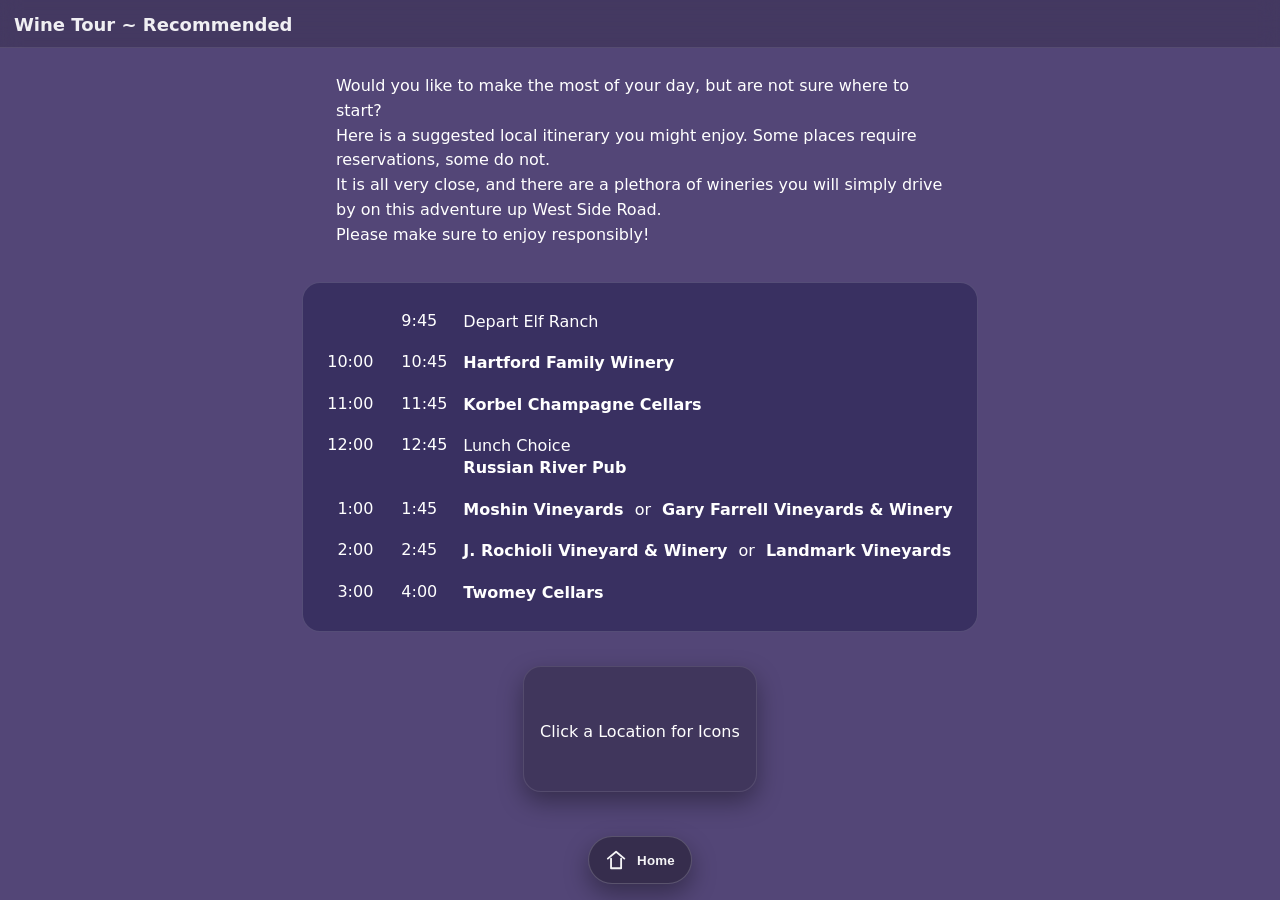
<file: Wine-Tour.html>
<!doctype html>
<html lang="en">
<head>

	<!-- Google tag (gtag.js) -->
	<script async src="https://www.googletagmanager.com/gtag/js?id=G-MRESTV5M4S"></script>
	<script>
		window.dataLayer = window.dataLayer || [];
		function gtag(){dataLayer.push(arguments);}
		gtag('js', new Date());

		gtag('config', 'G-MRESTV5M4S');
	</script>

	<meta charset="utf-8" />
	<meta name="viewport" content="width=device-width, initial-scale=1" />
	<title>Wine Tour ~ Recommended</title>
	<link rel="stylesheet" href="styles.css" />
	
</head>

<body class="theme-dark">
	<div class="shell">
		<div class="track" id="track">
			<div class="screen" id="screenPrev" aria-hidden="true"></div>

			<div class="screen" id="screenCurrent">
				<main class="page page-wine" data-base="#5e5087">
					<header class="page-header">
						<h1>Wine Tour ~ Recommended</h1>
					</header>

					<section class="page-body">
						<p class="wine-intro">
							Would you like to make the most of your day, but are not sure where to start?<br>
							Here is a suggested local itinerary you might enjoy. Some places require reservations, some do not.<br>
							It is all very close, and there are a plethora of wineries you will simply drive by on this adventure up West Side Road.<br>
							Please make sure to enjoy responsibly!
						</p>

						<div class="wine-itinerary-wrap">
							<table class="wine-itinerary" aria-label="Suggested local itinerary">
								<tbody>
									<tr>
										<td class="wine-time"></td>
										<td class="wine-time">—</td>
										<td class="wine-time">9:45</td>
										<td class="wine-loc-cell">Depart Elf Ranch</td>
									</tr>

									<tr>
										<td class="wine-time">10:00</td>
										<td class="wine-time">—</td>
										<td class="wine-time">10:45</td>
										<td class="wine-loc-cell">
											<button type="button" class="wine-loc" data-wine-loc="Hartford Family Winery">
												<b>Hartford Family Winery</b>
											</button>
										</td>
									</tr>

									<tr>
										<td class="wine-time">11:00</td>
										<td class="wine-time">—</td>
										<td class="wine-time">11:45</td>
										<td class="wine-loc-cell">
											<button type="button" class="wine-loc" data-wine-loc="Korbel Champagne Cellars">
												<b>Korbel Champagne Cellars</b>
											</button>
										</td>
									</tr>

									<tr>
										<td class="wine-time">12:00</td>
										<td class="wine-time">—</td>
										<td class="wine-time">12:45</td>
										<td class="wine-loc-cell">
											Lunch Choice<br>
											<button type="button" class="wine-loc" data-wine-loc="Russian River Pub">
												<b>Russian River Pub</b>
											</button>
											<!-- <span class="wine-or">or</span> -->
											<!-- <button type="button" class="wine-loc" data-wine-loc="Boon Eat+Drink">
												<b>Boon Eat+Drink</b>
											</button> -->
										</td>
									</tr>

									<tr>
										<td class="wine-time">1:00</td>
										<td class="wine-time">—</td>
										<td class="wine-time">1:45</td>
										<td class="wine-loc-cell">
											<button type="button" class="wine-loc" data-wine-loc="Moshin Vineyards">
												<b>Moshin Vineyards</b>
											</button>
											<span class="wine-or">or</span>
											<button type="button" class="wine-loc" data-wine-loc="Gary Farrell Vineyards & Winery">
												<b>Gary Farrell Vineyards &amp; Winery</b>
											</button>
										</td>
									</tr>

									<tr>
										<td class="wine-time">2:00</td>
										<td class="wine-time">—</td>
										<td class="wine-time">2:45</td>
										<td class="wine-loc-cell">
											<button type="button" class="wine-loc" data-wine-loc="J. Rochioli Vineyard & Winery">
												<b>J. Rochioli Vineyard &amp; Winery</b>
											</button>
											<span class="wine-or">or</span>
											<button type="button" class="wine-loc" data-wine-loc="Landmark Vineyards">
												<b>Landmark Vineyards</b>
											</button>
										</td>
									</tr>

									<tr>
										<td class="wine-time">3:00</td>
										<td class="wine-time">—</td>
										<td class="wine-time">4:00</td>
										<td class="wine-loc-cell">
											<button type="button" class="wine-loc" data-wine-loc="Twomey Cellars">
												<b>Twomey Cellars</b>
											</button>
										</td>
									</tr>
								</tbody>
							</table>
						</div>

						<!-- Actions / Icons panel -->
						<div class="card wine-actions-card" id="wineActionsCard" aria-live="polite">
							<div class="wine-actions-head">
								<div class="wine-actions-title is-hidden" id="wineActionsTitle"></div>
							</div>

							<div class="wine-actions-body">
								<div class="wine-actions-prompt" id="wineActionsPrompt">
									Click a Location for Icons
								</div>

								<div class="wine-actions-icons is-hidden" id="wineActionsIcons">
									<a class="wine-icon-btn" id="winePhoneBtn" href="#" aria-label="Call" title="Call">
										<img src="Assets/Images/Icons/Icon-Phone.png" alt="Call">
									</a>

									<a class="wine-icon-btn" id="wineMapBtn" href="#" target="_blank" rel="noopener" aria-label="Map" title="Map">
										<img src="Assets/Images/Icons/Icon-Map.png" alt="Map">
									</a>

									<a class="wine-icon-btn" id="wineWebBtn" href="#" target="_blank" rel="noopener" aria-label="Website" title="Website">
										<img src="Assets/Images/Icons/Icon-Web.png" alt="Website">
									</a>
								</div>
								<div class="wine-actions-selected is-hidden" id="wineActionsSelectedName"></div>

							</div>
						</div>
					</section>
				</main>
			</div>

			<div class="screen" id="screenNext" aria-hidden="true"></div>
		</div>

		<button class="home-fab is-hidden" id="globalHomeFab" aria-label="Back to home">
			<svg width="22" height="22" viewBox="0 0 24 24" fill="none" aria-hidden="true">
				<path d="M3 10.5L12 3l9 7.5" stroke="currentColor" stroke-width="2" stroke-linecap="round" stroke-linejoin="round"/>
				<path d="M6.5 10.5V21h11V10.5" stroke="currentColor" stroke-width="2" stroke-linecap="round" stroke-linejoin="round"/>
			</svg>
			<span>Home</span>
		</button>
	</div>

	<script src="modules.js" defer></script>
	<script src="app.js" defer></script>
</body>
</html>
</file>
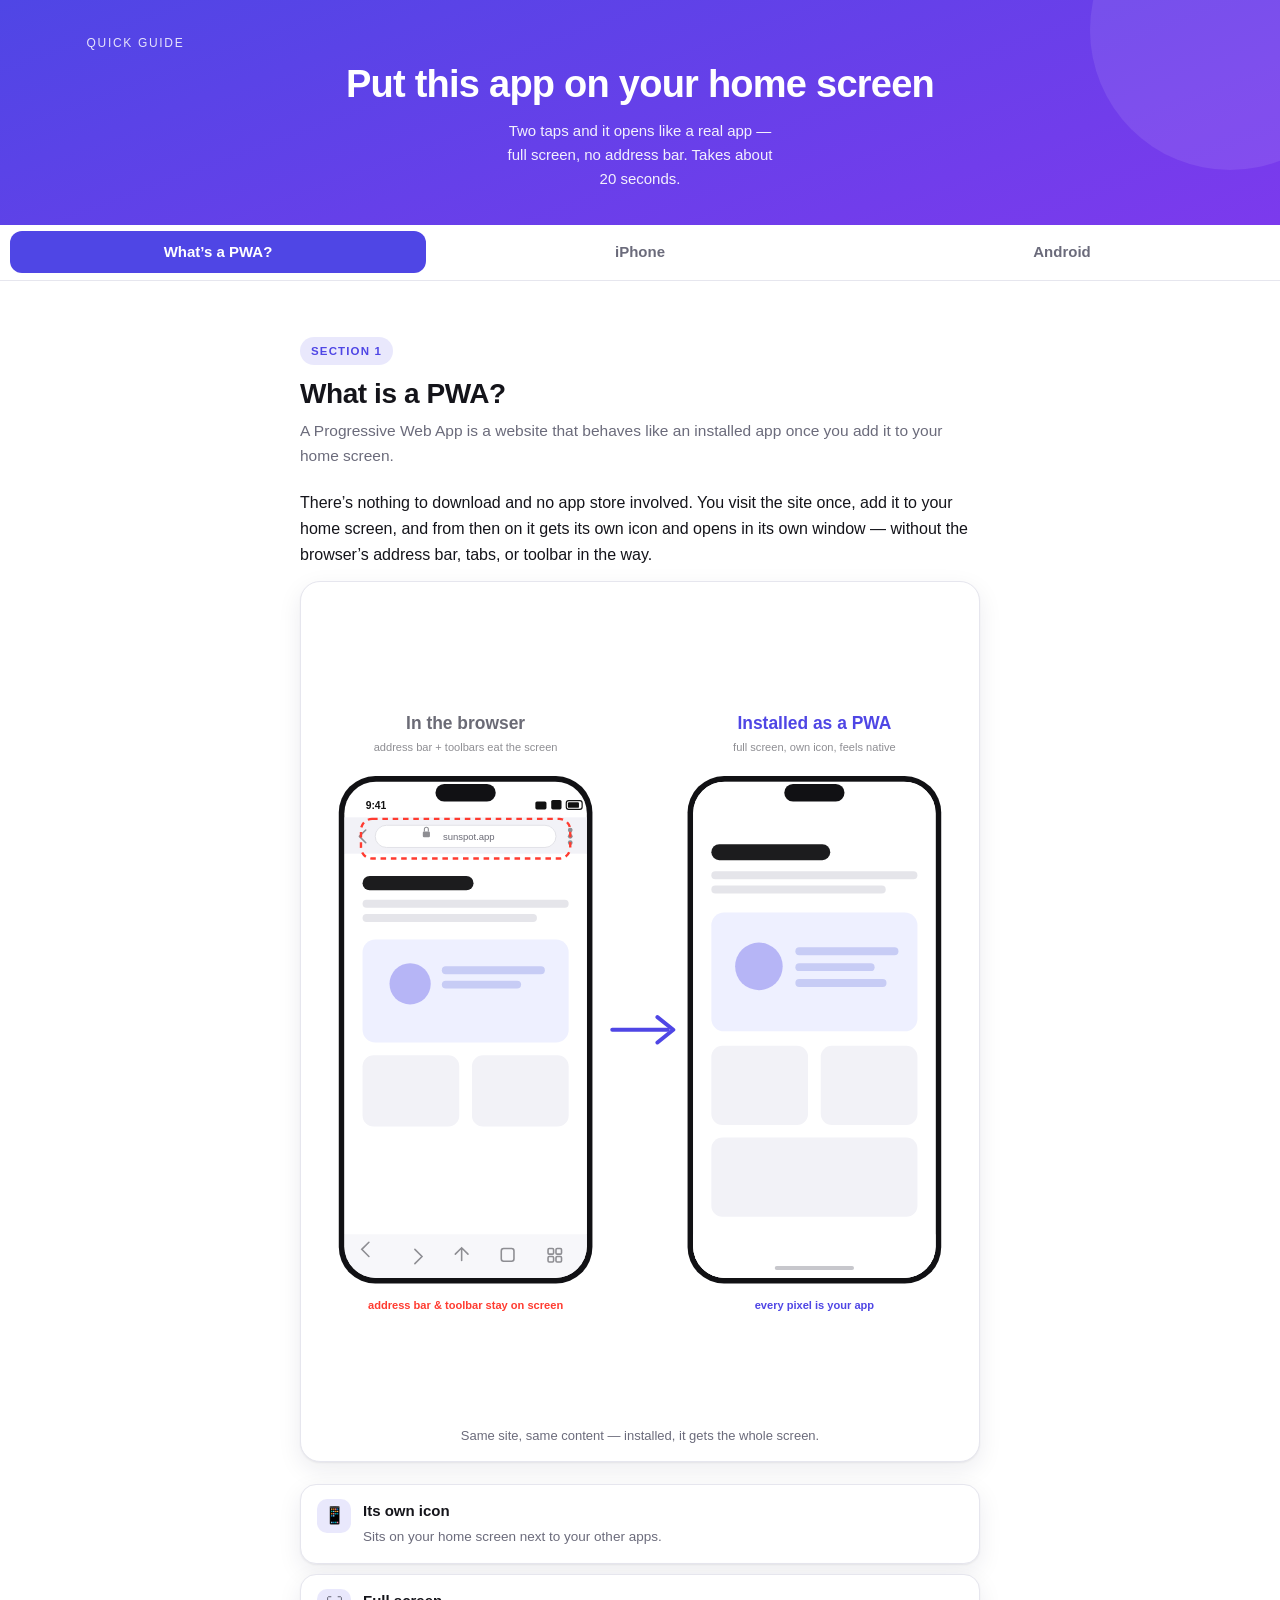
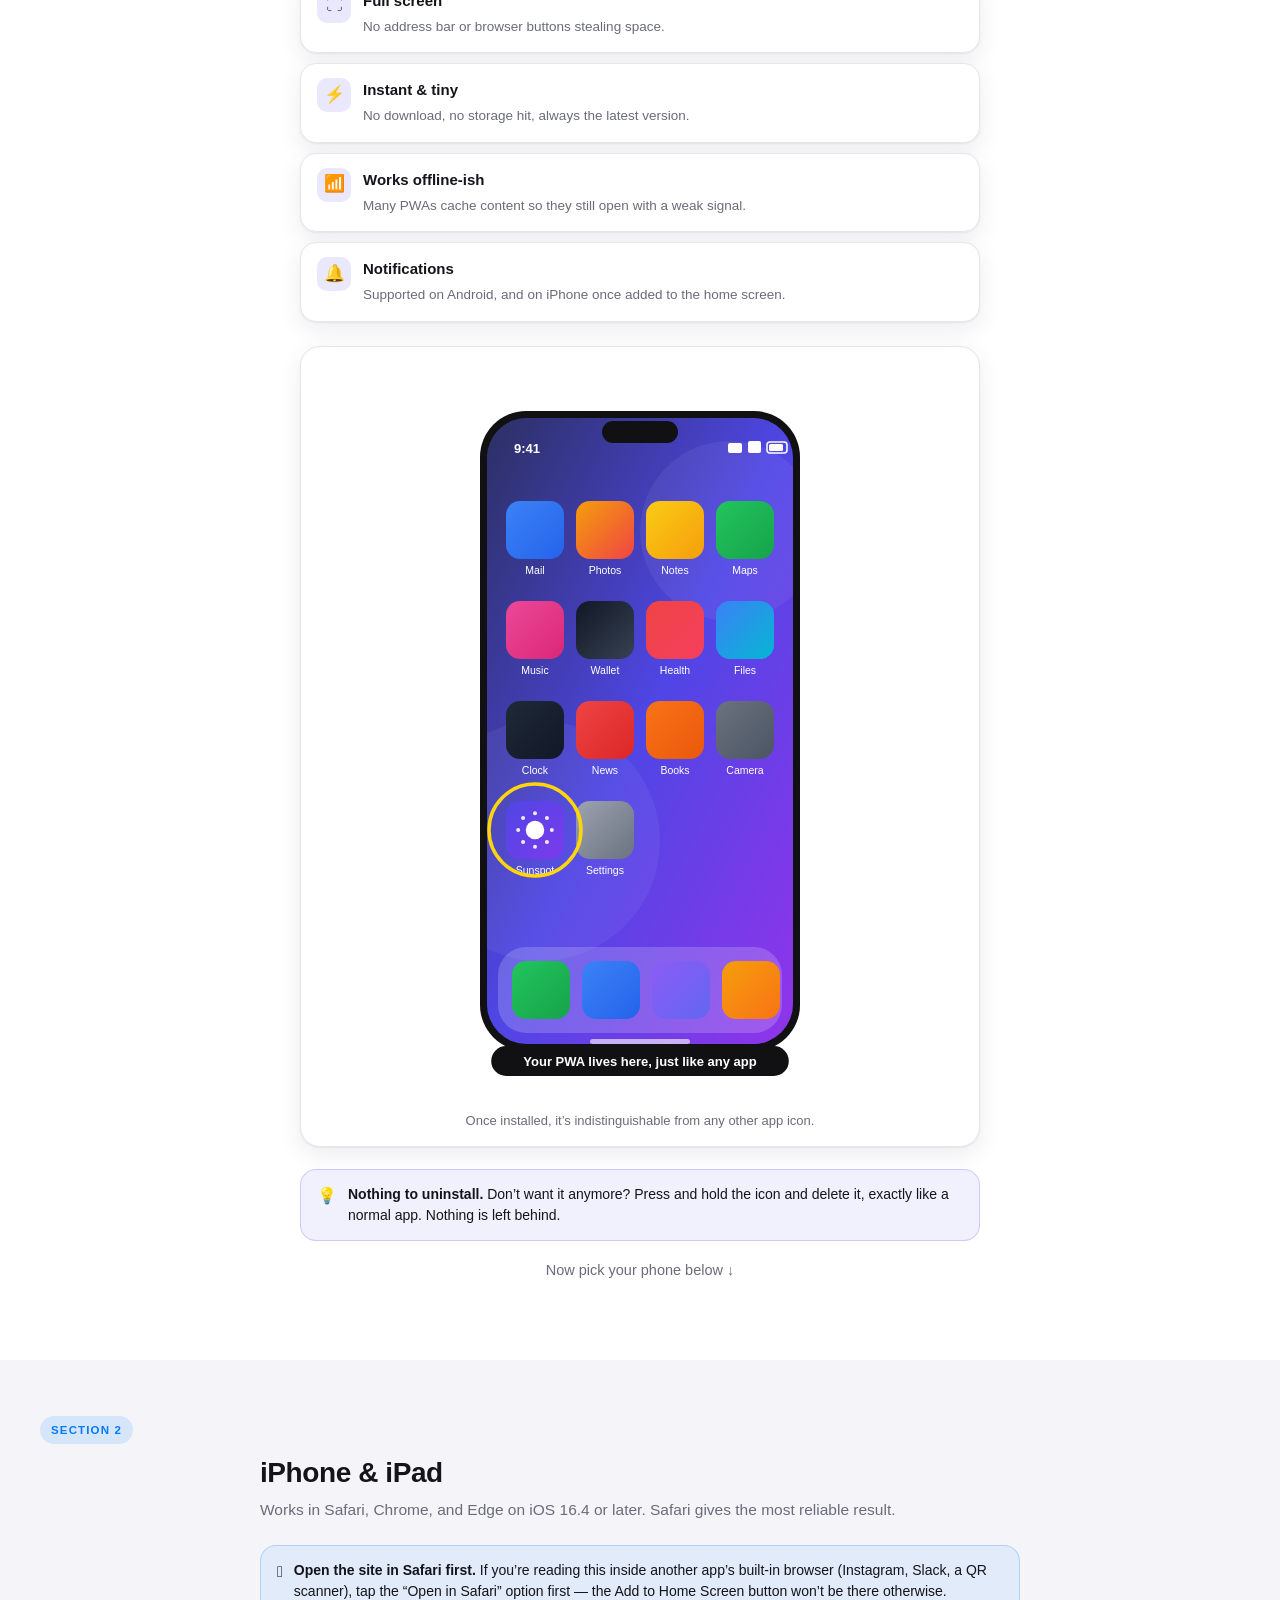
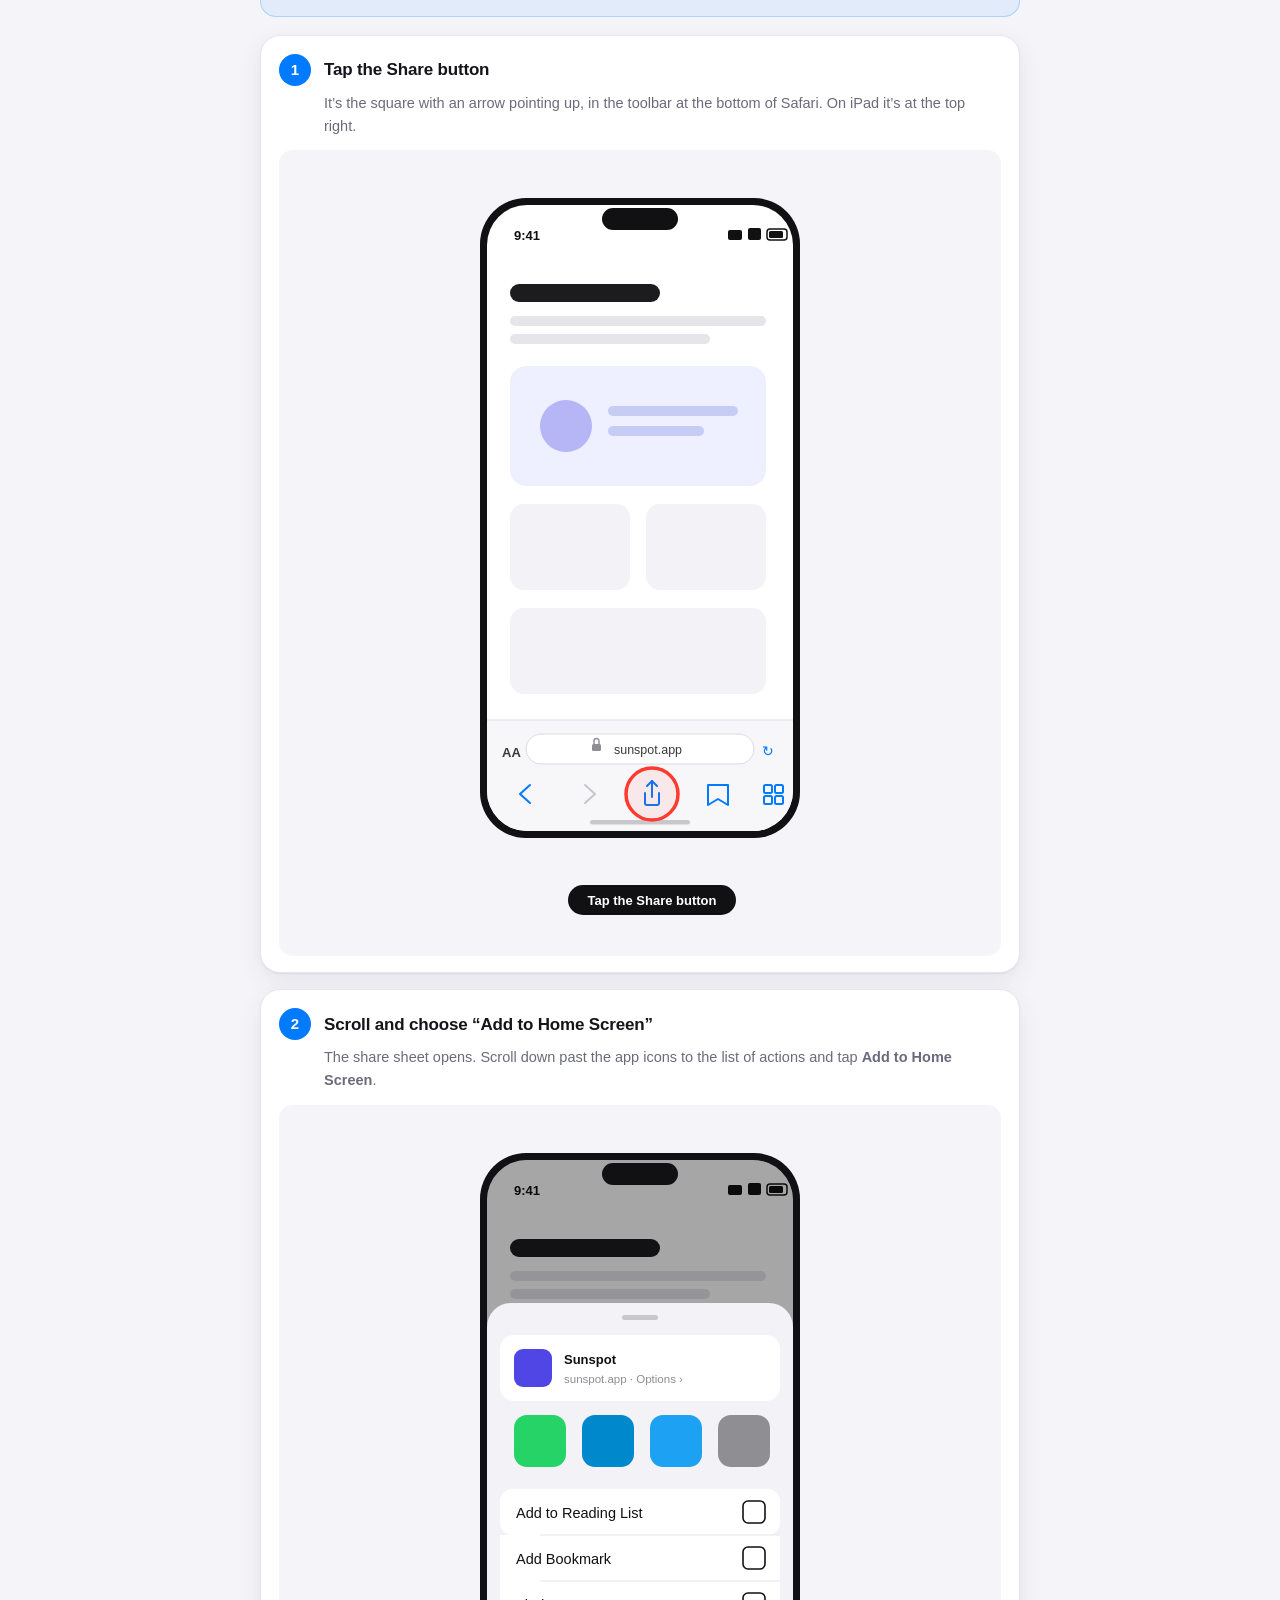
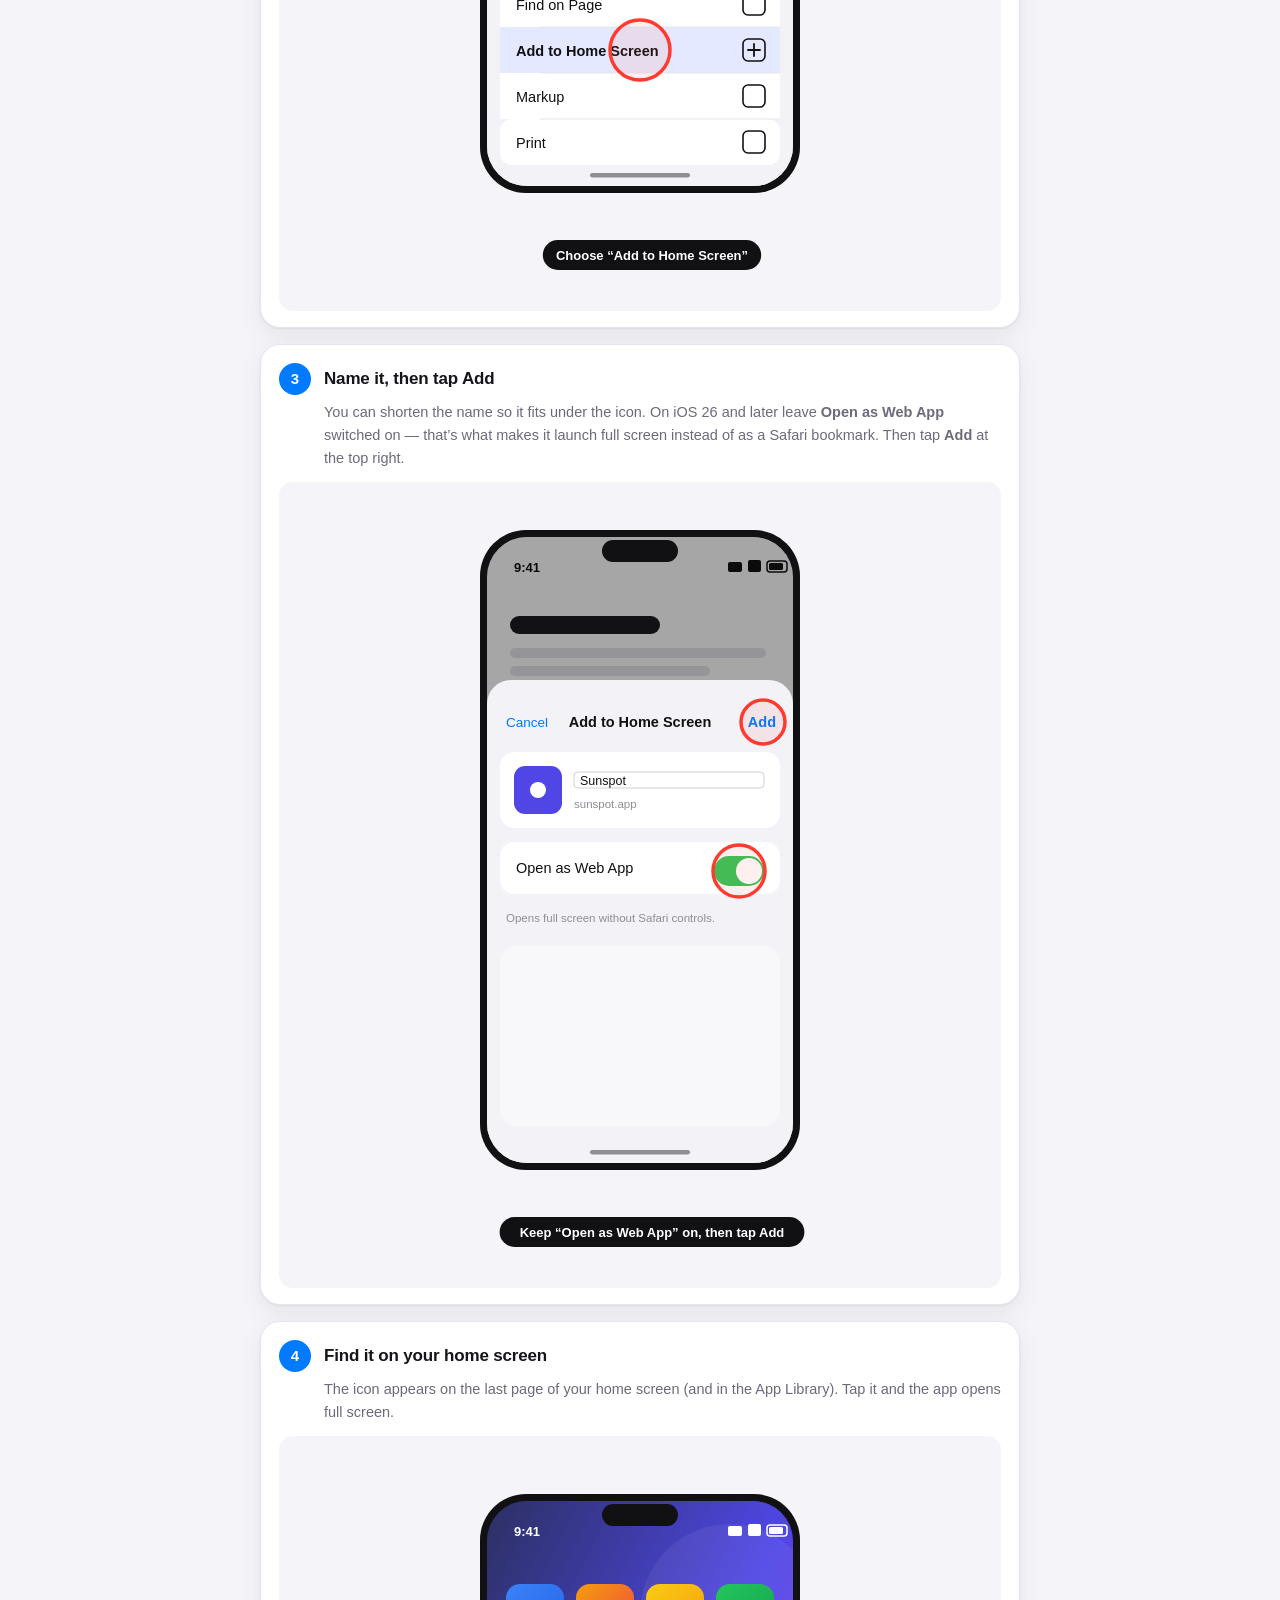
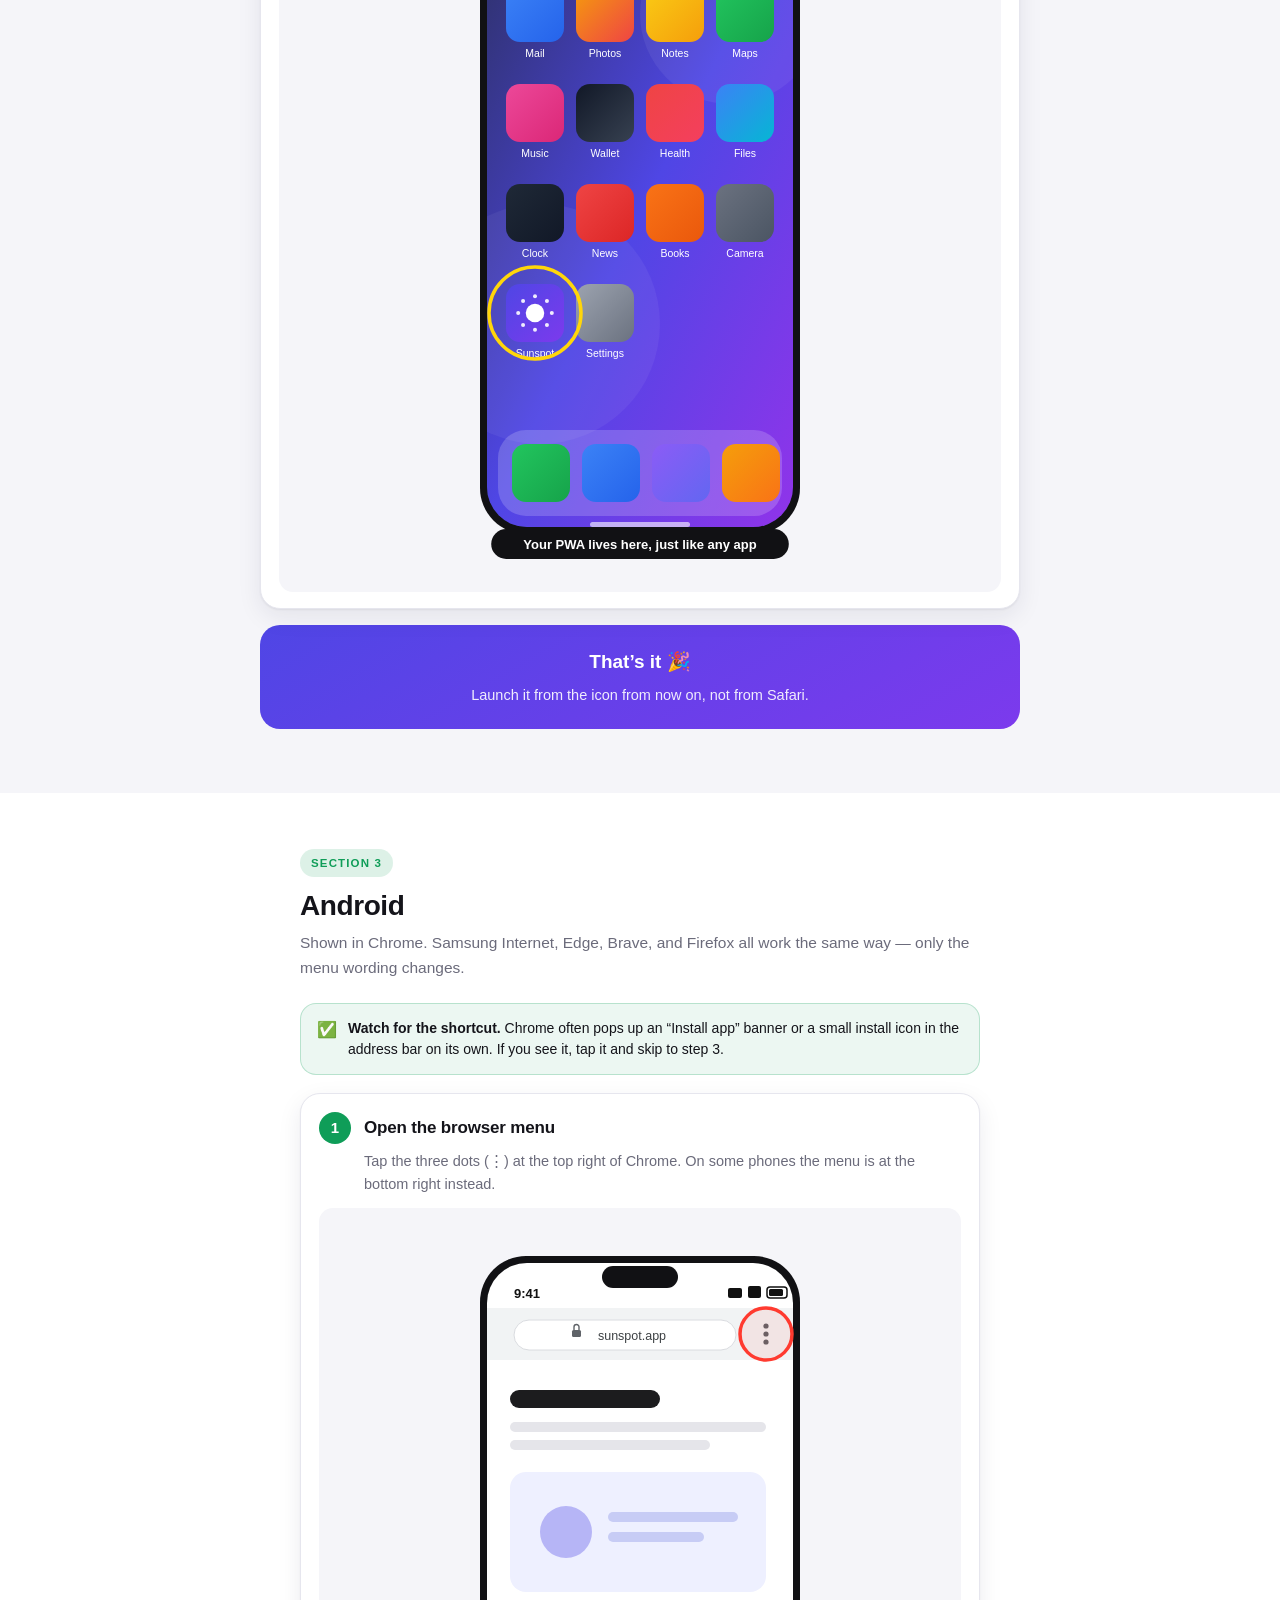
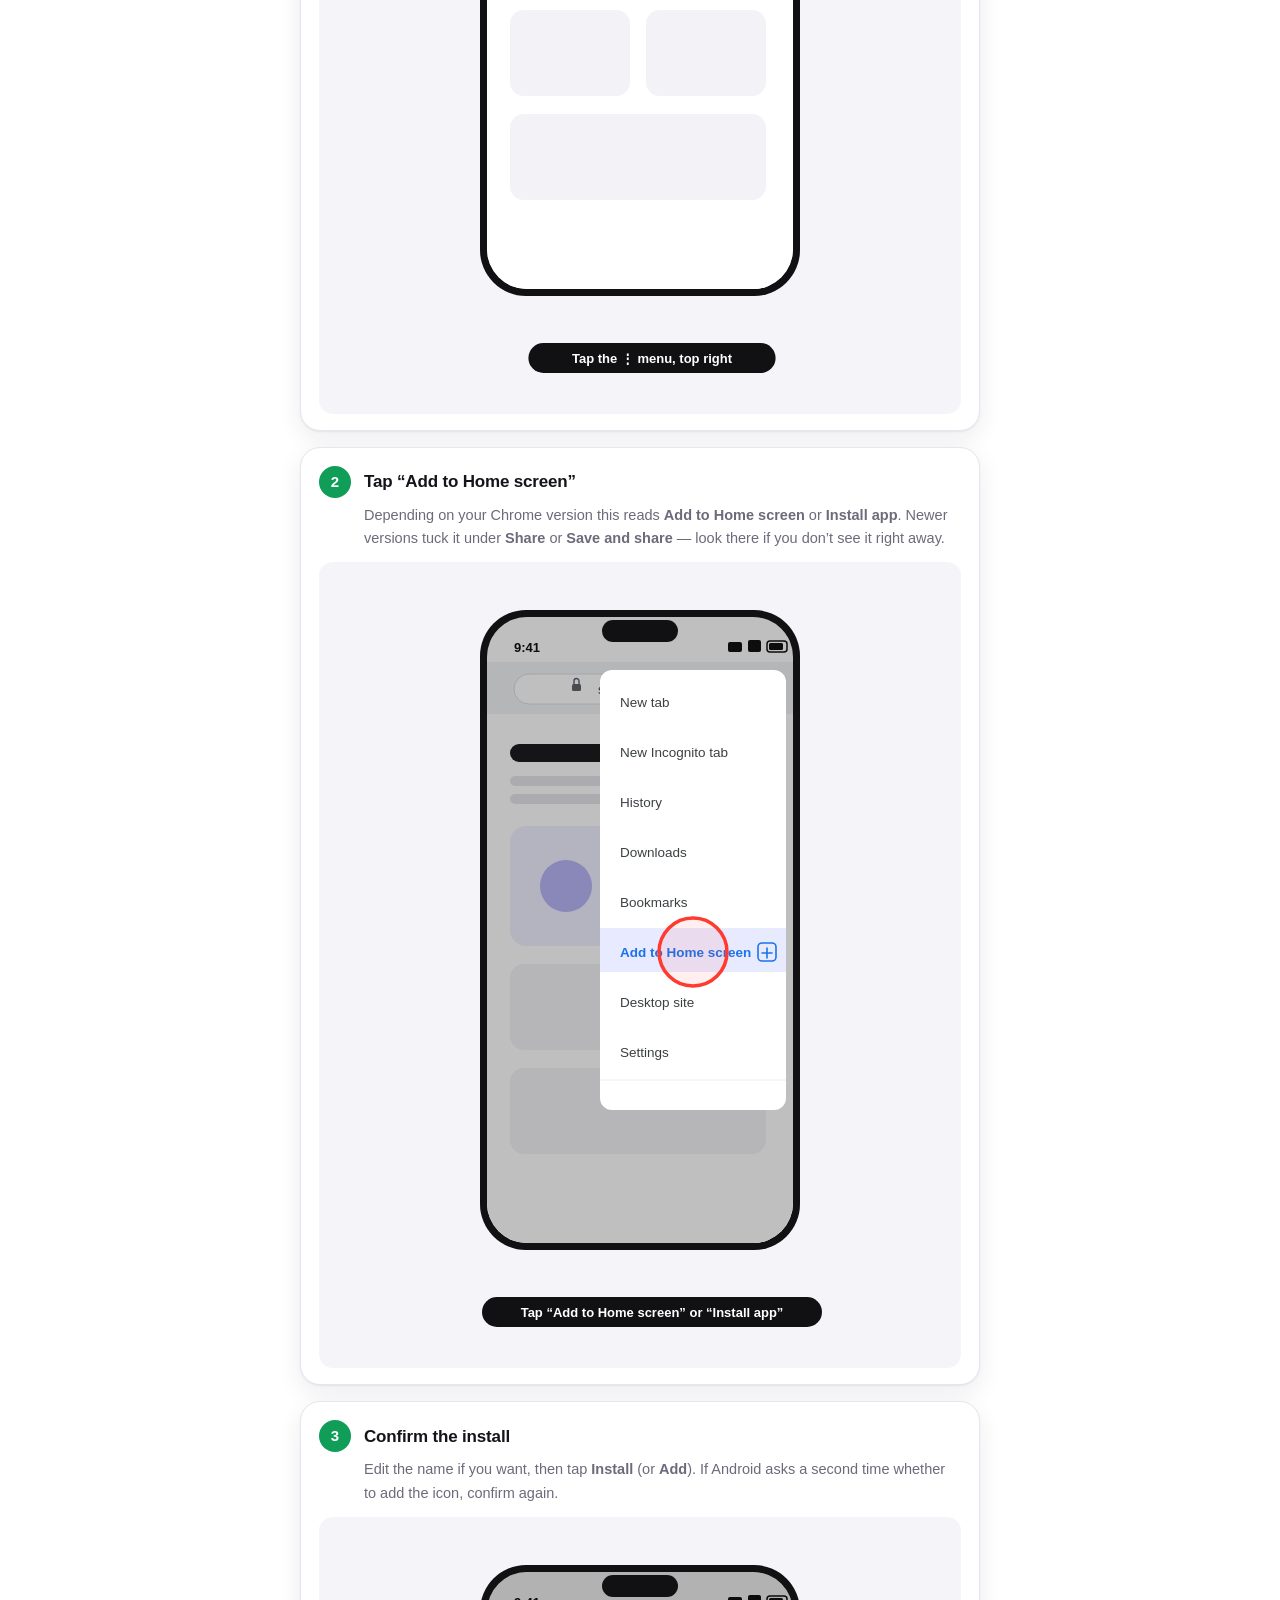
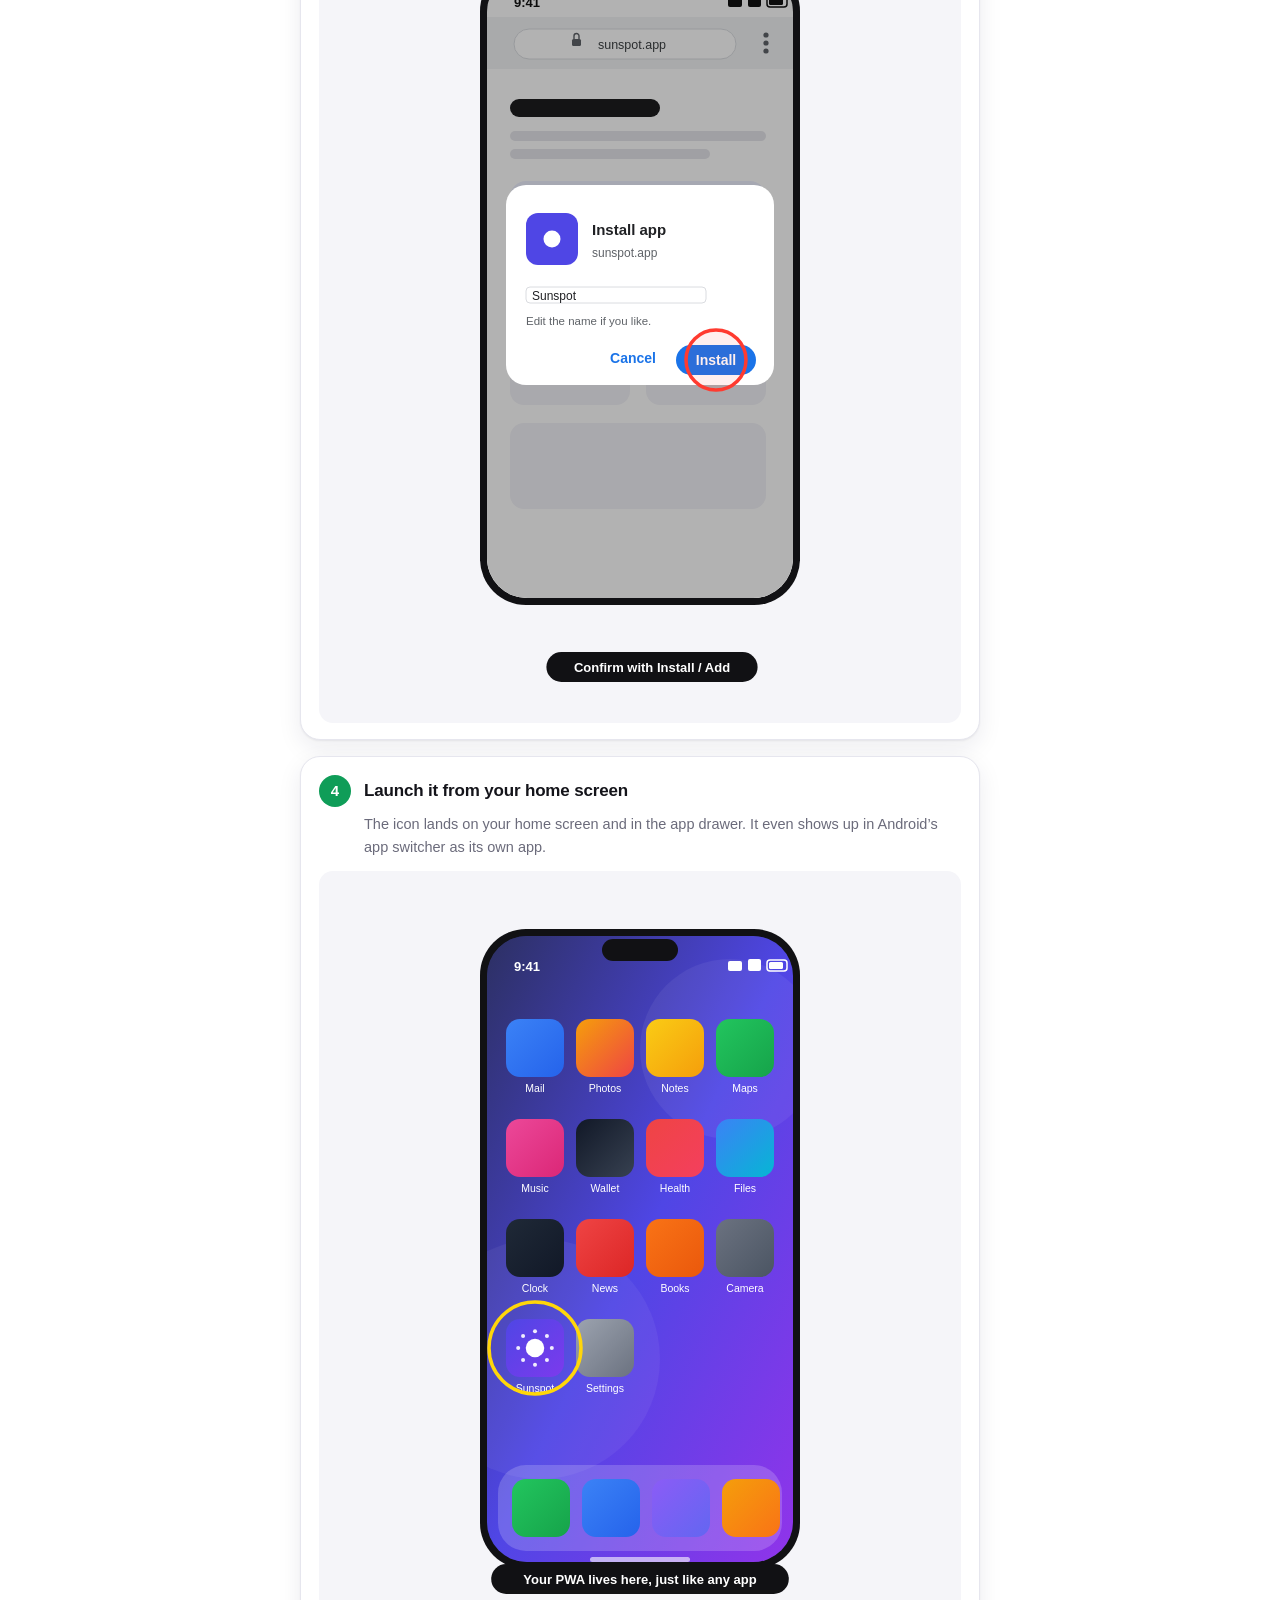
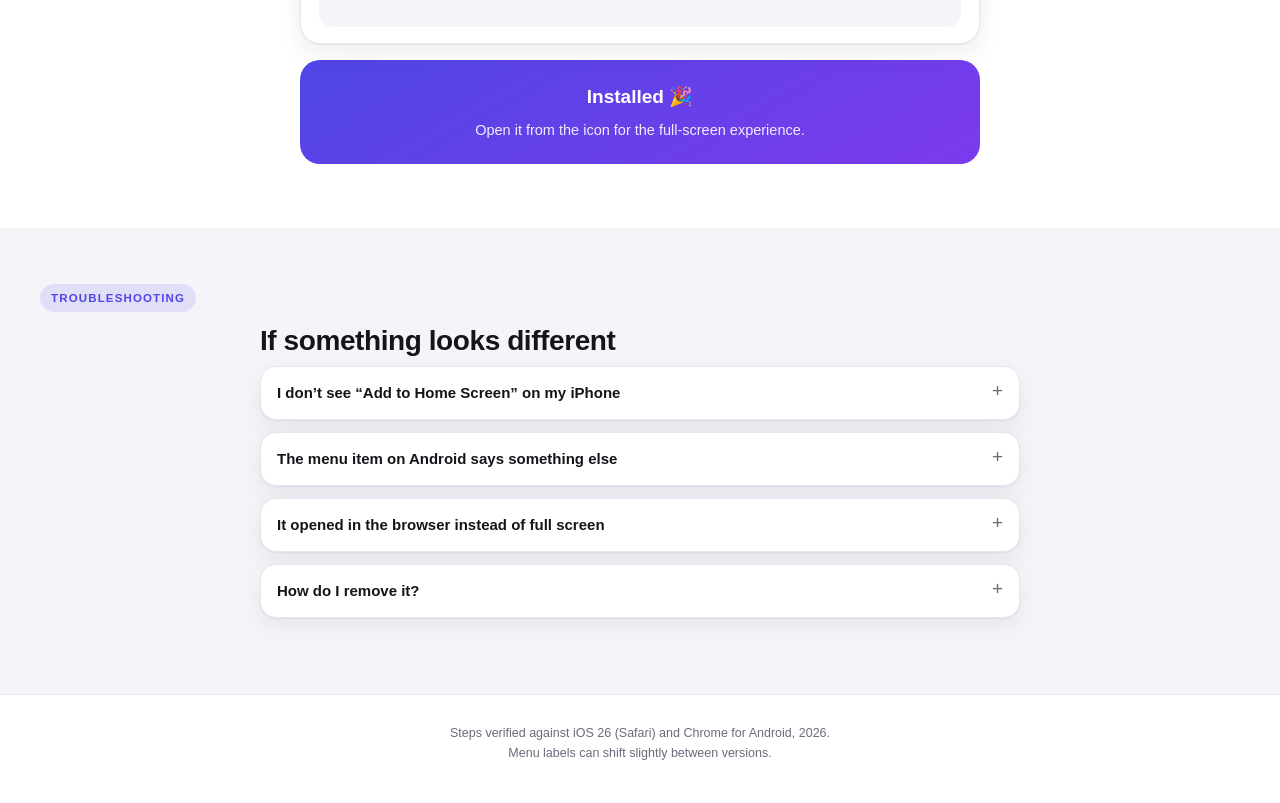
<file: QR/pwa-instructions.html>
<!DOCTYPE html>
<html lang="en">
<head>
<meta charset="utf-8">
<meta name="viewport" content="width=device-width, initial-scale=1, viewport-fit=cover">
<meta name="theme-color" content="#4F46E5">
<title>Add This App to Your Home Screen</title>
<style>
  :root{
    --brand:#4F46E5;
    --brand-2:#7C3AED;
    --bg:#ffffff;
    --bg-soft:#f5f5f9;
    --card:#ffffff;
    --text:#14141a;
    --muted:#6b6b7b;
    --line:#e6e6ee;
    --ios:#007AFF;
    --android:#1a73e8;
    --shadow:0 1px 2px rgba(20,20,40,.06), 0 8px 24px rgba(20,20,60,.08);
    --tabh:56px;
  }
  @media (prefers-color-scheme: dark){
    :root{
      --bg:#0e0e13; --bg-soft:#16161f; --card:#181822; --text:#f2f2f7;
      --muted:#9a9aab; --line:#2a2a37;
      --shadow:0 1px 2px rgba(0,0,0,.4), 0 8px 24px rgba(0,0,0,.45);
    }
  }
  *{box-sizing:border-box;-webkit-tap-highlight-color:transparent}
  html{scroll-behavior:smooth}
  body{
    margin:0;background:var(--bg);color:var(--text);
    font:16px/1.6 -apple-system,BlinkMacSystemFont,"Segoe UI",Roboto,"Helvetica Neue",Arial,sans-serif;
    -webkit-font-smoothing:antialiased;
    padding-bottom:env(safe-area-inset-bottom);
  }
  img{max-width:100%;display:block}

  /* ---------- hero ---------- */
  .hero{
    background:linear-gradient(160deg,var(--brand) 0%,var(--brand-2) 100%);
    color:#fff;padding:calc(34px + env(safe-area-inset-top)) 22px 34px;
    text-align:center;position:relative;overflow:hidden;
  }
  .hero:after{content:"";position:absolute;width:280px;height:280px;border-radius:50%;
    background:rgba(255,255,255,.09);right:-90px;top:-110px}
  .hero .kicker{font-size:12px;letter-spacing:.14em;text-transform:uppercase;opacity:.85;margin:0 0 10px}
  .hero h1{margin:0;font-size:clamp(26px,7.5vw,38px);line-height:1.15;font-weight:800;letter-spacing:-.02em}
  .hero p{margin:12px auto 0;max-width:34ch;font-size:15px;opacity:.92}

  /* ---------- sticky tabs ---------- */
  .tabs{
    position:sticky;top:0;z-index:50;display:flex;gap:6px;
    padding:8px 10px;background:color-mix(in srgb,var(--bg) 88%,transparent);
    backdrop-filter:saturate(180%) blur(14px);-webkit-backdrop-filter:saturate(180%) blur(14px);
    border-bottom:1px solid var(--line);height:var(--tabh);align-items:center;
  }
  .tabs a{
    flex:1;text-align:center;text-decoration:none;color:var(--muted);
    font-size:13.5px;font-weight:600;padding:9px 4px;border-radius:12px;
    white-space:nowrap;transition:background .18s,color .18s;
  }
  .tabs a.active{background:var(--brand);color:#fff}

  /* ---------- sections ---------- */
  section{padding:36px 20px 44px;scroll-margin-top:var(--tabh)}
  section:nth-of-type(even){background:var(--bg-soft)}
  .eyebrow{display:inline-block;font-size:11.5px;font-weight:700;letter-spacing:.1em;
    text-transform:uppercase;color:var(--brand);background:color-mix(in srgb,var(--brand) 12%,transparent);
    padding:5px 11px;border-radius:999px;margin:0 0 12px}
  .eyebrow.ios{color:var(--ios);background:color-mix(in srgb,var(--ios) 13%,transparent)}
  .eyebrow.android{color:#0f9d58;background:color-mix(in srgb,#0f9d58 14%,transparent)}
  h2{margin:0 0 8px;font-size:clamp(22px,6vw,28px);line-height:1.2;font-weight:800;letter-spacing:-.015em}
  .lede{margin:0 0 22px;color:var(--muted);font-size:15.5px}
  p{margin:0 0 14px}

  .figure{
    background:var(--card);border:1px solid var(--line);border-radius:20px;
    padding:14px;margin:0 0 22px;box-shadow:var(--shadow);
  }
  .figure img{margin:0 auto;border-radius:12px}
  .figure figcaption{margin-top:10px;text-align:center;font-size:13px;color:var(--muted)}

  .facts{list-style:none;margin:0 0 24px;padding:0;display:grid;gap:10px}
  .facts li{
    display:flex;gap:12px;align-items:flex-start;background:var(--card);
    border:1px solid var(--line);border-radius:16px;padding:14px 16px;box-shadow:var(--shadow);
  }
  .facts .ico{flex:0 0 34px;height:34px;border-radius:10px;display:grid;place-items:center;
    background:color-mix(in srgb,var(--brand) 12%,transparent);font-size:17px}
  .facts b{display:block;font-size:15px}
  .facts span{font-size:13.5px;color:var(--muted);line-height:1.45}

  /* ---------- steps ---------- */
  .steps{list-style:none;margin:0;padding:0;counter-reset:s}
  .step{
    position:relative;background:var(--card);border:1px solid var(--line);
    border-radius:20px;padding:18px 18px 16px;margin:0 0 16px;box-shadow:var(--shadow);
  }
  .step-head{display:flex;gap:13px;align-items:center;margin-bottom:6px}
  .num{
    counter-increment:s;flex:0 0 32px;height:32px;border-radius:50%;
    display:grid;place-items:center;font-weight:800;font-size:15px;color:#fff;
    background:var(--brand);
  }
  .num:before{content:counter(s)}
  .ios .num{background:var(--ios)}
  .android .num{background:#0f9d58}
  .step h3{margin:0;font-size:17px;font-weight:700;letter-spacing:-.01em}
  .step p{margin:0 0 12px;padding-left:45px;font-size:14.5px;color:var(--muted)}
  .step .shot{border-radius:14px;overflow:hidden;background:var(--bg-soft);padding:8px}
  .step .shot img{margin:0 auto}

  .note{
    display:flex;gap:11px;border-radius:16px;padding:14px 16px;font-size:14px;
    background:color-mix(in srgb,var(--brand) 8%,transparent);
    border:1px solid color-mix(in srgb,var(--brand) 22%,transparent);
    margin:0 0 18px;line-height:1.5;
  }
  .note.ios{background:color-mix(in srgb,var(--ios) 8%,transparent);border-color:color-mix(in srgb,var(--ios) 24%,transparent)}
  .note.android{background:color-mix(in srgb,#0f9d58 8%,transparent);border-color:color-mix(in srgb,#0f9d58 24%,transparent)}
  .note .ico{flex:0 0 auto;font-size:16px}
  .note b{font-weight:700}

  .done{
    text-align:center;border-radius:20px;padding:22px 18px;margin-top:6px;
    background:linear-gradient(150deg,var(--brand),var(--brand-2));color:#fff;
  }
  .done h3{margin:0 0 6px;font-size:19px;font-weight:800}
  .done p{margin:0;color:rgba(255,255,255,.9);font-size:14.5px;padding:0}

  details{background:var(--card);border:1px solid var(--line);border-radius:16px;
    padding:14px 16px;margin:0 0 12px;box-shadow:var(--shadow)}
  summary{cursor:pointer;font-weight:650;font-size:15px;list-style:none}
  summary::-webkit-details-marker{display:none}
  summary:after{content:"+";float:right;color:var(--muted);font-weight:400;font-size:19px;line-height:1}
  details[open] summary:after{content:"\2013"}
  details p{margin:10px 0 0;font-size:14px;color:var(--muted)}

  footer{padding:28px 20px calc(40px + env(safe-area-inset-bottom));text-align:center;
    color:var(--muted);font-size:12.5px;border-top:1px solid var(--line)}

  .top{
    position:fixed;right:16px;bottom:calc(16px + env(safe-area-inset-bottom));
    width:46px;height:46px;border-radius:50%;background:var(--brand);color:#fff;
    display:grid;place-items:center;text-decoration:none;font-size:20px;
    box-shadow:0 6px 20px rgba(79,70,229,.45);opacity:0;pointer-events:none;transition:opacity .25s;z-index:60;
  }
  .top.show{opacity:1;pointer-events:auto}

  @media (min-width:720px){
    section{padding:56px 40px 64px;max-width:760px;margin:0 auto}
    section:nth-of-type(even){max-width:none}
    section:nth-of-type(even) > *{max-width:760px;margin-left:auto;margin-right:auto}
    .tabs a{font-size:15px}
  }
  @media (prefers-reduced-motion:reduce){html{scroll-behavior:auto}*{transition:none!important}}
</style>
</head>
<body>

<header class="hero">
  <p class="kicker">Quick Guide</p>
  <h1>Put this app on your&nbsp;home screen</h1>
  <p>Two taps and it opens like a real app &mdash; full screen, no address bar. Takes about 20&nbsp;seconds.</p>
</header>

<nav class="tabs" id="tabs">
  <a href="#what" class="active">What&rsquo;s a PWA?</a>
  <a href="#ios">iPhone</a>
  <a href="#android">Android</a>
</nav>

<!-- ================= 1. WHAT IS A PWA ================= -->
<section id="what">
  <span class="eyebrow">Section 1</span>
  <h2>What is a PWA?</h2>
  <p class="lede">A Progressive Web App is a website that behaves like an installed app once you add it to your home screen.</p>

  <p>There&rsquo;s nothing to download and no app store involved. You visit the site once, add it to your home screen, and from then on it gets its own icon and opens in its own window &mdash; without the browser&rsquo;s address bar, tabs, or toolbar in the way.</p>

  <figure class="figure">
    <img src="Assets/what-is-a-pwa.svg" alt="Side-by-side comparison: the same site in a browser with an address bar and toolbar, versus installed as a PWA filling the whole screen." width="820" height="820" loading="lazy">
    <figcaption>Same site, same content &mdash; installed, it gets the whole screen.</figcaption>
  </figure>

  <ul class="facts">
    <li><span class="ico">&#128241;</span><div><b>Its own icon</b><span>Sits on your home screen next to your other apps.</span></div></li>
    <li><span class="ico">&#9974;</span><div><b>Full screen</b><span>No address bar or browser buttons stealing space.</span></div></li>
    <li><span class="ico">&#9889;</span><div><b>Instant &amp; tiny</b><span>No download, no storage hit, always the latest version.</span></div></li>
    <li><span class="ico">&#128246;</span><div><b>Works offline-ish</b><span>Many PWAs cache content so they still open with a weak signal.</span></div></li>
    <li><span class="ico">&#128276;</span><div><b>Notifications</b><span>Supported on Android, and on iPhone once added to the home screen.</span></div></li>
  </ul>

  <figure class="figure">
    <img src="Assets/pwa-home-screen.svg" alt="An iPhone home screen with the installed PWA icon highlighted among the other app icons." width="560" height="740" loading="lazy">
    <figcaption>Once installed, it&rsquo;s indistinguishable from any other app icon.</figcaption>
  </figure>

  <div class="note"><span class="ico">&#128161;</span><div><b>Nothing to uninstall.</b> Don&rsquo;t want it anymore? Press and hold the icon and delete it, exactly like a normal app. Nothing is left behind.</div></div>

  <p style="text-align:center;color:var(--muted);font-size:14.5px">Now pick your phone below &darr;</p>
</section>

<!-- ================= 2. iOS ================= -->
<section id="ios" class="ios">
  <span class="eyebrow ios">Section 2</span>
  <h2>iPhone &amp; iPad</h2>
  <p class="lede">Works in Safari, Chrome, and Edge on iOS 16.4 or later. Safari gives the most reliable result.</p>

  <div class="note ios"><span class="ico">&#63743;</span><div><b>Open the site in Safari first.</b> If you&rsquo;re reading this inside another app&rsquo;s built-in browser (Instagram, Slack, a QR scanner), tap the &ldquo;Open in Safari&rdquo; option first &mdash; the Add to Home Screen button won&rsquo;t be there otherwise.</div></div>

  <ol class="steps">
    <li class="step">
      <div class="step-head"><span class="num"></span><h3>Tap the Share button</h3></div>
      <p>It&rsquo;s the square with an arrow pointing up, in the toolbar at the bottom of Safari. On iPad it&rsquo;s at the top right.</p>
      <div class="shot"><img src="Assets/ios-1-share.svg" alt="Safari on iPhone with the Share button in the bottom toolbar circled." width="440" height="790" loading="lazy"></div>
    </li>

    <li class="step">
      <div class="step-head"><span class="num"></span><h3>Scroll and choose &ldquo;Add to Home Screen&rdquo;</h3></div>
      <p>The share sheet opens. Scroll down past the app icons to the list of actions and tap <b>Add to Home Screen</b>.</p>
      <div class="shot"><img src="Assets/ios-2-add-to-home-screen.svg" alt="The iOS share sheet with the Add to Home Screen row highlighted." width="440" height="790" loading="lazy"></div>
    </li>

    <li class="step">
      <div class="step-head"><span class="num"></span><h3>Name it, then tap Add</h3></div>
      <p>You can shorten the name so it fits under the icon. On iOS 26 and later leave <b>Open as Web App</b> switched on &mdash; that&rsquo;s what makes it launch full screen instead of as a Safari bookmark. Then tap <b>Add</b> at the top right.</p>
      <div class="shot"><img src="Assets/ios-3-confirm.svg" alt="The Add to Home Screen dialog showing the name field, the Open as Web App toggle turned on, and the Add button." width="440" height="790" loading="lazy"></div>
    </li>

    <li class="step">
      <div class="step-head"><span class="num"></span><h3>Find it on your home screen</h3></div>
      <p>The icon appears on the last page of your home screen (and in the App Library). Tap it and the app opens full screen.</p>
      <div class="shot"><img src="Assets/pwa-home-screen.svg" alt="iPhone home screen with the newly added app icon highlighted." width="560" height="740" loading="lazy"></div>
    </li>
  </ol>

  <div class="done"><h3>That&rsquo;s it &#127881;</h3><p>Launch it from the icon from now on, not from Safari.</p></div>
</section>

<!-- ================= 3. ANDROID ================= -->
<section id="android" class="android">
  <span class="eyebrow android">Section 3</span>
  <h2>Android</h2>
  <p class="lede">Shown in Chrome. Samsung Internet, Edge, Brave, and Firefox all work the same way &mdash; only the menu wording changes.</p>

  <div class="note android"><span class="ico">&#9989;</span><div><b>Watch for the shortcut.</b> Chrome often pops up an &ldquo;Install app&rdquo; banner or a small install icon in the address bar on its own. If you see it, tap it and skip to step&nbsp;3.</div></div>

  <ol class="steps">
    <li class="step">
      <div class="step-head"><span class="num"></span><h3>Open the browser menu</h3></div>
      <p>Tap the three dots (&#8942;) at the top right of Chrome. On some phones the menu is at the bottom right instead.</p>
      <div class="shot"><img src="Assets/android-1-menu.svg" alt="Chrome on Android with the three-dot menu button at the top right circled." width="440" height="790" loading="lazy"></div>
    </li>

    <li class="step">
      <div class="step-head"><span class="num"></span><h3>Tap &ldquo;Add to Home screen&rdquo;</h3></div>
      <p>Depending on your Chrome version this reads <b>Add to Home screen</b> or <b>Install app</b>. Newer versions tuck it under <b>Share</b> or <b>Save and share</b> &mdash; look there if you don&rsquo;t see it right away.</p>
      <div class="shot"><img src="Assets/android-2-add-to-home-screen.svg" alt="The Chrome overflow menu open with Add to Home screen highlighted." width="440" height="790" loading="lazy"></div>
    </li>

    <li class="step">
      <div class="step-head"><span class="num"></span><h3>Confirm the install</h3></div>
      <p>Edit the name if you want, then tap <b>Install</b> (or <b>Add</b>). If Android asks a second time whether to add the icon, confirm again.</p>
      <div class="shot"><img src="Assets/android-3-confirm.svg" alt="The Chrome install dialog with the app name field and the Install button circled." width="440" height="790" loading="lazy"></div>
    </li>

    <li class="step">
      <div class="step-head"><span class="num"></span><h3>Launch it from your home screen</h3></div>
      <p>The icon lands on your home screen and in the app drawer. It even shows up in Android&rsquo;s app switcher as its own app.</p>
      <div class="shot"><img src="Assets/pwa-home-screen.svg" alt="Android home screen with the newly installed app icon highlighted." width="560" height="740" loading="lazy"></div>
    </li>
  </ol>

  <div class="done"><h3>Installed &#127881;</h3><p>Open it from the icon for the full-screen experience.</p></div>
</section>

<!-- ================= FAQ ================= -->
<section id="faq">
  <span class="eyebrow">Troubleshooting</span>
  <h2>If something looks different</h2>

  <details><summary>I don&rsquo;t see &ldquo;Add to Home Screen&rdquo; on my iPhone</summary>
    <p>You&rsquo;re almost certainly in an in-app browser rather than Safari. Tap the &hellip; or share icon and choose <b>Open in Safari</b>, then start again. Private Browsing tabs also hide the option in older iOS versions.</p></details>

  <details><summary>The menu item on Android says something else</summary>
    <p>Chrome, Samsung Internet, and Edge each word it differently: <b>Install app</b>, <b>Add page to</b> &rarr; <b>Home screen</b>, or <b>Add to phone</b>. They all do the same thing.</p></details>

  <details><summary>It opened in the browser instead of full screen</summary>
    <p>On iOS, the <b>Open as Web App</b> toggle was probably switched off when you added it. Delete the icon and add it again with the toggle on. On Android, you may have created a plain bookmark shortcut rather than installing the app &mdash; try the menu again and look for <b>Install app</b>.</p></details>

  <details><summary>How do I remove it?</summary>
    <p>Press and hold the icon on your home screen and choose Delete / Uninstall, the same as any other app.</p></details>
</section>

<footer>
  Steps verified against iOS&nbsp;26 (Safari) and Chrome for Android, 2026.<br>Menu labels can shift slightly between versions.
</footer>

<a href="#top" class="top" id="toTop" aria-label="Back to top">&#8593;</a>

<script>
(function(){
  var links = Array.prototype.slice.call(document.querySelectorAll('#tabs a'));
  var ids = links.map(function(a){ return a.getAttribute('href').slice(1); });
  var sections = ids.map(function(id){ return document.getElementById(id); });
  var toTop = document.getElementById('toTop');

  function setActive(id){
    links.forEach(function(a){ a.classList.toggle('active', a.getAttribute('href') === '#' + id); });
  }

  if ('IntersectionObserver' in window){
    var io = new IntersectionObserver(function(entries){
      entries.forEach(function(e){ if (e.isIntersecting) setActive(e.target.id); });
    }, { rootMargin: '-58px 0px -65% 0px', threshold: 0 });
    sections.forEach(function(s){ if (s) io.observe(s); });
  }

  var ticking = false;
  window.addEventListener('scroll', function(){
    if (ticking) return;
    ticking = true;
    requestAnimationFrame(function(){
      toTop.classList.toggle('show', window.scrollY > 700);
      ticking = false;
    });
  }, { passive: true });

  toTop.addEventListener('click', function(e){
    e.preventDefault();
    window.scrollTo({ top: 0, behavior: 'smooth' });
  });
})();
</script>
</body>
</html>
</file>
<file: styles.css>
/* =============================================================================
   General (Variables, Reset, Base)
   ============================================================================= */

:root{
  --bg: #061222;
  --text: rgba(255,255,255,.92);
  --muted: rgba(255,255,255,.75);

  --gap: 20px;             /* space between tiles */
  --tileRatio: 4.5;        /* width:height */

  --shadow: 0 10px 25px rgba(0,0,0,.35);

  --safeTop: env(safe-area-inset-top, 0px);
  --safeBottom: env(safe-area-inset-bottom, 0px);

  --slideMs: 720ms;        /* ~2x slower than 360ms */
  --ease: cubic-bezier(.2,.8,.2,1);
}

*{ box-sizing:border-box; }

html, body{
  height: 100%;
  margin: 0;
  background: var(--bg);
  color: var(--text);
  font-family: system-ui, -apple-system, Segoe UI, Roboto, Arial, sans-serif;
}

.theme-dark{ background: var(--bg); }


/* =============================================================================
   App Shell & Navigation (3-pane swipe)
   ============================================================================= */

.shell{
  position: fixed;
  inset: 0;
  overflow: hidden;
  background: var(--bg);
}

/* App shell: holds three screens [Prev | Current | Next] */
.track{
  height: 100%;
  width: 300%;
  display: flex;
  transform: translateX(-33.3333%); /* center on CURRENT */
  transition: transform var(--slideMs) var(--ease);
  will-change: transform;
}

.screen{
  width: 33.3333%;
  height: 100%;
  overflow: hidden;
}

/* Each page scrolls internally */
.screen > *{
  height: 100%;
  overflow-y: auto;
  -webkit-overflow-scrolling: touch;
}

/* Legacy keyframes (kept for compatibility; not used by current track transform) */
@keyframes slideOutLeft{ from{ transform: translateX(0); } to{ transform: translateX(-100%); } }
@keyframes slideInRight{ from{ transform: translateX(100%); } to{ transform: translateX(0); } }
@keyframes slideOutRight{ from{ transform: translateX(0); } to{ transform: translateX(100%); } }
@keyframes slideInLeft{ from{ transform: translateX(-100%); } to{ transform: translateX(0); } }

@media (prefers-reduced-motion: reduce){
  .slide-out-left, .slide-in-right, .slide-out-right, .slide-in-left{ animation: none !important; }
  .tile:active, .home-fab:active{ transform: none; }
}


/* =============================================================================
   Shared Pages & Components
   ============================================================================= */

.page{
  min-height: 100vh;
  background: #111;
  position: relative;
  overflow-x: hidden;
  overflow-y: visible; /* don't override .screen > * overflow-y:auto */
}

.page-header{
  padding: calc(14px + var(--safeTop)) 14px 12px;
  border-bottom: 1px solid rgba(255,255,255,.10);
  background: rgba(0,0,0,.18);
  backdrop-filter: blur(10px);
}

.page-header h1{
  margin: 0;
  font-size: 18px;
  font-weight: 900;
}

.page-body{
  padding: 16px 14px calc(100px + var(--safeBottom)); /* leave room for bottom home button */
  display: flex;
  flex-direction: column;
  gap: 16px; /* space between cards */
}




.card{
  border-radius: 18px;
  padding: 16px;
  background: rgba(0,0,0,.22);
  border: 1px solid rgba(255,255,255,.10);
  box-shadow: var(--shadow);
}

/* Center-bottom home button */
.home-fab{
  position: fixed;
  left: 50%;
  bottom: calc(16px + var(--safeBottom));
  transform: translateX(-50%);
  display: inline-flex;
  align-items: center;
  gap: 10px;
  padding: 12px 16px;
  border-radius: 999px;
  border: 1px solid rgba(255,255,255,.18);
  background: rgba(0,0,0,.35);
  color: rgba(255,255,255,.95);
  box-shadow: var(--shadow);
  cursor: pointer;
  -webkit-tap-highlight-color: transparent;
  z-index: 9999;
}

.home-fab:active{
  transform: translateX(-50%) translateY(1px);
}

.home-fab span{
  font-weight: 800;
  letter-spacing: .2px;
}

.home-fab.is-hidden{
  display: none;
}


/* =============================================================================
   Home Page
   ============================================================================= */

.home{
  min-height: 100vh;
  background: var(--bg);
  background-image:
  radial-gradient(900px 600px at 20% 15%, rgba(120, 255, 210, 0.12), rgba(0,0,0,0) 55%),
  radial-gradient(800px 520px at 85% 35%, rgba(140, 120, 255, 0.12), rgba(0,0,0,0) 55%),
  radial-gradient(900px 620px at 45% 85%, rgba(0, 255, 140, 0.10), rgba(0,0,0,0) 55%),
  linear-gradient(180deg, #07140f 0%, #081a14 35%, #061116 70%, #050a10 100%);

  background-color: #050a10;
  background-repeat: no-repeat;
  background-size: cover;
  background-attachment: fixed;
}

.home-header{
  padding: calc(14px + var(--safeTop)) 14px 12px;
}

.home-header h1{
  margin: 0;
  font-size: 18px;
  font-weight: 800;
  letter-spacing: .2px;
  color: var(--text);
}

/* Edge-to-edge tiles (no side padding) */
.menu{
  display: flex;
  flex-direction: column;
  gap: var(--gap);
  padding: 0 0 calc(14px + var(--safeBottom));
}

/* Tile is full width, no rounding, no padding */
.tile{
  position: relative;
  width: 100%;
  aspect-ratio: 4.5 / 1;   /* exact ratio control */
  display: block;
  text-decoration: none;
  color: var(--text);
  background: #333;
  overflow: hidden;
  border: 0;
  -webkit-tap-highlight-color: transparent;
  touch-action: manipulation;
  box-shadow: var(--shadow);
}

.tile span{
  position: absolute;
  inset: 0;

  display: flex;
  align-items: center;
  justify-content: flex-end; /* right-align text */

  text-align: right;

  padding-right: 20px;
  padding-left: 14px;

  font-weight: 900;
  font-size: 20px;
  letter-spacing: .2px;

  z-index: 1;
  text-shadow:
    0 2px 12px rgba(0,0,0,.65),
    0 1px 3px rgba(0,0,0,.45);
}

.tile:active{
  transform: translateY(1px);
}

.tile-image{
  background-size: cover;
  background-position: center;
  background-repeat: no-repeat;
}

.tile-image::after{
  content: "";
  position: absolute;
  inset: 0;
  pointer-events: none;
  background: linear-gradient(
    to top,
    rgba(0, 0, 0, 0.55),
    rgba(0, 0, 0, 0.15) 45%,
    rgba(0, 0, 0, 0.05) 70%
  );
}

.footer-home{
  text-align: center;
  margin: 10px 0 20px;
  font-size: 12px;
  opacity: 0.6;
}

.footer-home a{
  color: rgba(255,255,255,0.75);
  text-decoration: none;
}

.footer-home a:hover{
  text-decoration: underline;
}


/* =============================================================================
   Scoop Page (scoped)
   Add: <main class="page page-scoop" ...> in Scoop.html
   ============================================================================= */

/* Standalone call-to-action text (not inside a card) */
.page-scoop .cta-text{
  text-align: center;
  margin: 28px 0 12px;
}

.page-scoop .cta-title{
  font-size: 22px;
  font-weight: 900;
  line-height: 1.3;
  letter-spacing: .3px;
  text-shadow:
    0 2px 10px rgba(0,0,0,.65),
    0 1px 3px rgba(0,0,0,.45);
}

/* Closing note text (normal size, centered) */
.page-scoop .closing-text{
  text-align: center;
  font-size: 16px;
  line-height: 1.55;
  color: rgba(255,255,255,.9);
  margin-bottom: 12px;
}


/* Section break / hierarchy marker */
.page-scoop .scoop-section-break{
  display: flex;
  align-items: center;
  gap: 12px;
  margin: 10px 0 2px;
  color: rgba(255,255,255,.96);
}

.page-scoop .scoop-section-break::before,
.page-scoop .scoop-section-break::after{
  content: "";
  flex: 1;
  height: 1px;
  background: rgba(255,255,255,.18);
}

.page-scoop .scoop-section-break span{
  font-size: 13px;
  font-weight: 900;
  letter-spacing: 1.1px;
  text-transform: uppercase;
  white-space: nowrap;
}

/* Scoop page — cards with right-side action icon */
.page-scoop .scoop-card-with-icon{
  display: flex;
  align-items: center;
  gap: 14px;
}

/* Left text content */
.page-scoop .scoop-card-content{
  flex: 1;
  min-width: 0;
  line-height: 1.5;
}

/* Right icon container */
.page-scoop .scoop-card-action{
  display: flex;
  align-items: center;
  justify-content: center;
}

/* Icon button styling */
.page-scoop .scoop-card-action a{
  width: 56px;
  height: 56px;
  border-radius: 16px;
  background: rgba(0,0,0,.22);
  border: 1px solid rgba(255,255,255,.18);

  display: flex;
  align-items: center;
  justify-content: center;

  -webkit-tap-highlight-color: transparent;
}

.page-scoop .scoop-card-action img{
  width: 30px;
  height: 30px;
}

.page-scoop .scoop-card-action a:active{
  transform: translateY(1px);
}



/* ========================================================================================================================================================== Page Specific CSS  */


/* =============================================================================
   Emergency Info Page (scoped)
   ============================================================================= */

/* Space between emergency cards */
.page-emergency .card-list{
  display: flex;
  flex-direction: column;
  gap: 20px;
}

/* Emergency card layout */
.page-emergency .emergency-card{
  display: flex;
  align-items: stretch;
  gap: 14px;
}

/* Left side: text */
.page-emergency .emergency-card-content{
  flex: 1;
  min-width: 0;
}

/* Right side: stacked action icons */
.page-emergency .emergency-card-actions{
  display: flex;
  flex-direction: column;
  justify-content: center;
  gap: 12px;
}

/* Large, thumb-friendly icon buttons */
.page-emergency .emergency-icon-btn{
  width: 56px;
  height: 56px;
  border-radius: 16px;
  background: rgba(0,0,0,.22);
  border: 1px solid rgba(255,255,255,.18);

  display: flex;
  align-items: center;
  justify-content: center;

  -webkit-tap-highlight-color: transparent;
}

.page-emergency .emergency-icon-btn img{
  width: 30px;
  height: 30px;
}

.page-emergency .emergency-icon-btn:active{
  transform: translateY(1px);
}

/* Card typography (Emergency only) */
.page-emergency .card-title{
  font-size: 17px;
  font-weight: 900;
  padding-bottom: 12px;
  margin-bottom: 12px;
  border-bottom: 1px solid rgba(255,255,255,.10);
}

.page-emergency .card-body{
  line-height: 1.5;
}

/* Warning notice row */
.page-emergency .notice-emergency{
  display: flex;
  align-items: center;
  justify-content: center;
  gap: 12px;
  text-align: center;
}

.page-emergency .notice-emergency .notice-text{
  display: flex;
  flex-direction: column;
  gap: 2px;
  font-weight: 700;
  line-height: 1.2;
}

/* Call 911 emphasis */
.page-emergency .callout-911{
  text-align: center;
  font-size: 34px;
  font-weight: 1000;
  letter-spacing: .8px;
}

/* Center label + address */
.page-emergency .label{
  text-align: center;
}

.page-emergency .big-address{
  text-align: center;
  font-size: 24px;
  font-weight: 900;
  line-height: 1.2;
}



/* =============================================================================
   Essentials Around Town Page (scoped)
   ============================================================================= */

.page-essentials .card-list{
  display: flex;
  flex-direction: column;
  gap: 20px;
}

/* --- Place cards: text left, actions stacked right --- */
.page-essentials .essentials-card{
  display: flex;
  align-items: stretch;
  gap: 14px;
}

.page-essentials .essentials-card-content{
  flex: 1;
  min-width: 0;
}

.page-essentials .essentials-card-actions{
  display: flex;
  flex-direction: column;
  justify-content: center;
  gap: 12px;
}

/* Large thumb-friendly action icons */
.page-essentials .essentials-icon-btn{
  width: 56px;
  height: 56px;
  border-radius: 16px;
  background: rgba(0,0,0,.22);
  border: 1px solid rgba(255,255,255,.18);

  display: flex;
  align-items: center;
  justify-content: center;

  -webkit-tap-highlight-color: transparent;
}

.page-essentials .essentials-icon-btn img{
  width: 30px;
  height: 30px;
}

.page-essentials .essentials-icon-btn:active{
  transform: translateY(1px);
}

/* Card title styling (Essentials only) */
.page-essentials .card-title{
  font-size: 17px;
  font-weight: 900;
  padding-bottom: 12px;
  margin-bottom: 12px;
  border-bottom: 1px solid rgba(255,255,255,.10);
}

.page-essentials .card-body{
  line-height: 1.5;
}

/* --- Special web/info card --- */
.page-essentials .essentials-web-card{
  display: flex;
  align-items: center;
  gap: 14px;
}

.page-essentials .essentials-web-content{
  flex: 1;
  min-width: 0;
  line-height: 1.5;
}

.page-essentials .essentials-web-icon{
  width: 56px;
  height: 56px;
  border-radius: 16px;
  background: rgba(0,0,0,.22);
  border: 1px solid rgba(255,255,255,.18);

  display: flex;
  align-items: center;
  justify-content: center;

  -webkit-tap-highlight-color: transparent;
}

.page-essentials .essentials-web-icon img{
  width: 30px;
  height: 30px;
}

.page-essentials .essentials-web-icon:active{
  transform: translateY(1px);
}




/* =============================================================================
   Local Eateries Page (scoped)
   Expandable photo cards (stacked: info card expands, image card pushes down)
   ============================================================================= */

.page-eateries .card-list{
  display: flex;
  flex-direction: column;
  gap: 20px;
}

/* Main card chrome */
.page-eateries .eatery-card{
  padding: 14px;
  overflow: hidden;
  -webkit-tap-highlight-color: transparent;
}

/* Header row: title left, info icon right */
.page-eateries .eatery-head{
  display: flex;
  align-items: center;
  justify-content: space-between;
  gap: 12px;
}

.page-eateries .eatery-title{
  font-size: 17px;
  font-weight: 900;
  line-height: 1.1;
}

.page-eateries .eatery-info-btn{
  width: 42px;
  height: 42px;
  border-radius: 14px;
  background: rgba(0,0,0,.22);
  border: 1px solid rgba(255,255,255,.18);
  display: flex;
  align-items: center;
  justify-content: center;
  cursor: pointer;
}

.page-eateries .eatery-info-btn img{
  width: 22px;
  height: 22px;
}

.page-eateries .eatery-divider{
  margin: 12px 0;
  height: 1px;
  background: rgba(255,255,255,.10);
}

/* Body (stacked cards) */
.page-eateries .eatery-body{
  display: flex;
  flex-direction: column;
  gap: 12px;
}

/* Info "card" (collapsed by default) */
.page-eateries .eatery-info-card{
  border-radius: 14px;
  background: rgba(0,0,0,.18);
  border: 1px solid rgba(255,255,255,.10);
  overflow: hidden;

  max-height: 0;
  opacity: 0;
  transform: translateY(-6px);

  transition:
    max-height 420ms var(--ease),
    opacity 220ms var(--ease),
    transform 420ms var(--ease);
}

/* Padding goes inside so collapse is clean */
.page-eateries .eatery-info-inner{
  padding: 14px;
}

/* Expanded state */
.page-eateries .eatery-card.is-open .eatery-info-card{
  max-height: 1000px; /* increase if you have very long descriptions */
  opacity: 1;
  transform: translateY(0);
}

/* Top row inside info card: text + actions */
.page-eateries .eatery-details-top{
  display: grid;
  grid-template-columns: 1fr auto;
  gap: 12px;
  align-items: start;
}

/* Left info column */
.page-eateries .eatery-details-left{
  min-width: 0;
  font-size: 14px;
  line-height: 1.45;
  color: rgba(255,255,255,.92);
}

.page-eateries .eatery-k{
  color: rgba(255,255,255,.75);
  font-weight: 800;
}

/* Right action icons */
.page-eateries .eatery-details-actions{
  display: flex;
  flex-direction: column;
  gap: 10px;
  justify-content: start;
}

.page-eateries .eatery-icon-btn{
  width: 52px;
  height: 52px;
  border-radius: 16px;
  background: rgba(0,0,0,.22);
  border: 1px solid rgba(255,255,255,.18);
  display: flex;
  align-items: center;
  justify-content: center;
}

.page-eateries .eatery-icon-btn img{
  width: 28px;
  height: 28px;
}

.page-eateries .eatery-icon-btn:active{
  transform: translateY(1px);
}

/* Description */
.page-eateries .eatery-desc{
  margin-top: 10px;
  font-size: 14px;
  line-height: 1.55;
  color: rgba(255,255,255,.86);
}

.page-eateries .eatery-desc p{
  margin: 0 0 10px;
}

.page-eateries .eatery-desc p:last-child{
  margin-bottom: 0;
}

/* Image "card" */
.page-eateries .eatery-photo-card{
  height: 220px;
  border-radius: 14px;
  background-size: cover;
  background-position: center;
  background-repeat: no-repeat;

  background-color: rgba(0,0,0,.18);
  border: 1px solid rgba(255,255,255,.10);
}





/* =============================================================================
   Local Markets Page (scoped)
   Expandable info card + map card + crossfade slideshow
   ============================================================================= */

.page-markets .card-list{
  display: flex;
  flex-direction: column;
  gap: 20px;
}

/* Main card chrome */
.page-markets .market-card{
  padding: 14px;
  overflow: hidden;
  -webkit-tap-highlight-color: transparent;
}

/* Header row */
.page-markets .market-head{
  display: flex;
  align-items: center;
  justify-content: space-between;
  gap: 12px;
}

.page-markets .market-title{
  font-size: 17px;
  font-weight: 900;
  line-height: 1.1;
}

.page-markets .market-info-btn{
  width: 42px;
  height: 42px;
  border-radius: 14px;
  background: rgba(0,0,0,.22);
  border: 1px solid rgba(255,255,255,.18);
  display: flex;
  align-items: center;
  justify-content: center;
  cursor: pointer;
}

.page-markets .market-info-btn img{
  width: 22px;
  height: 22px;
}

.page-markets .market-divider{
  margin: 12px 0;
  height: 1px;
  background: rgba(255,255,255,.10);
}

/* Body stack */
.page-markets .market-body{
  display: flex;
  flex-direction: column;
  gap: 12px;
}

/* Info card (collapsed by default) */
.page-markets .market-info-card{
  border-radius: 14px;
  background: rgba(0,0,0,.18);
  border: 1px solid rgba(255,255,255,.10);
  overflow: hidden;

  max-height: 0;
  opacity: 0;
  transform: translateY(-6px);

  transition:
    max-height 420ms var(--ease),
    opacity 220ms var(--ease),
    transform 420ms var(--ease);
}

.page-markets .market-info-inner{
  padding: 14px;
}

/* Expanded */
.page-markets .market-card.is-open .market-info-card{
  max-height: 1200px;
  opacity: 1;
  transform: translateY(0);
}

/* Info layout */
.page-markets .market-details-top{
  display: grid;
  grid-template-columns: 1fr auto;
  gap: 12px;
  align-items: start;
}

.page-markets .market-details-left{
  min-width: 0;
  font-size: 14px;
  line-height: 1.45;
  color: rgba(255,255,255,.92);
}

.page-markets .market-k{
  color: rgba(255,255,255,.75);
  font-weight: 800;
}

.page-markets .market-details-actions{
  display: flex;
  flex-direction: column;
  gap: 10px;
  justify-content: start;
}

.page-markets .market-icon-btn{
  width: 52px;
  height: 52px;
  border-radius: 16px;
  background: rgba(0,0,0,.22);
  border: 1px solid rgba(255,255,255,.18);
  display: flex;
  align-items: center;
  justify-content: center;
}

.page-markets .market-icon-btn img{
  width: 28px;
  height: 28px;
}

.page-markets .market-icon-btn:active{
  transform: translateY(1px);
}

/* Description */
.page-markets .market-desc{
  margin-top: 10px;
  font-size: 14px;
  line-height: 1.55;
  color: rgba(255,255,255,.86);
}

.page-markets .market-desc p{
  margin: 0 0 10px;
}

.page-markets .market-desc p:last-child{
  margin-bottom: 0;
}

/* Map card (hidden until expanded) */
.page-markets .market-map-card{
  border-radius: 14px;
  background-size: cover;
  background-position: center;
  background-repeat: no-repeat;

  background-color: rgba(0,0,0,.18);
  border: 1px solid rgba(255,255,255,.10);
  overflow: hidden;

  max-height: 0;
  opacity: 0;
  transform: translateY(-6px);

  transition:
    max-height 420ms var(--ease),
    opacity 220ms var(--ease),
    transform 420ms var(--ease);
}

/* Expanded */
.page-markets .market-card.is-open .market-map-card{
  max-height: 180px;
  height: 180px;          /* <-- add this */
  opacity: 1;
  transform: translateY(0);
}




/* Expanded */
.page-markets .market-card.is-open .market-map-card{
  max-height: 180px;  /* map card height */
  opacity: 1;
  transform: translateY(0);
}


/* Main photo card (slideshow) */
.page-markets .market-photo-card{
  height: 220px;
  border-radius: 14px;
  overflow: hidden;
  position: relative;

  background-color: rgba(0,0,0,.18);
  border: 1px solid rgba(255,255,255,.10);
}

.page-markets .market-photo-layer{
  position: absolute;
  inset: 0;
  background-size: cover;
  background-position: center;
  background-repeat: no-repeat;
}

.page-markets .market-photo-front{
  opacity: 1;
  transition: opacity 1000ms var(--ease);
  will-change: opacity;
}

.page-markets .market-photo-back{
  opacity: 1; /* always visible behind */
}







/* =============================================================================
   Local Adventures Page (scoped)
   Expandable info + optional shuttle + optional map + slideshow
   ============================================================================= */

.page-adventures .card-list{
  display: flex;
  flex-direction: column;
  gap: 20px;
}

.page-adventures .adv-card{
  padding: 14px;
  overflow: hidden;
  -webkit-tap-highlight-color: transparent;
}

/* Header */
.page-adventures .adv-head{
  display: flex;
  align-items: center;
  justify-content: space-between;
  gap: 12px;
}

.page-adventures .adv-title{
  font-size: 17px;
  font-weight: 900;
  line-height: 1.1;
}

.page-adventures .adv-info-btn{
  width: 42px;
  height: 42px;
  border-radius: 14px;
  background: rgba(0,0,0,.22);
  border: 1px solid rgba(255,255,255,.18);
  display: flex;
  align-items: center;
  justify-content: center;
  cursor: pointer;
}

.page-adventures .adv-info-btn img{
  width: 22px;
  height: 22px;
}

.page-adventures .adv-divider{
  margin: 12px 0;
  height: 1px;
  background: rgba(255,255,255,.10);
}

/* Stack */
.page-adventures .adv-body{
  display: flex;
  flex-direction: column;
  gap: 12px;
}

/* Shared “expand in” animation style */
.page-adventures .adv-info-card,
.page-adventures .adv-map-card,
.page-adventures .adv-shuttle-card{
  border-radius: 14px;
  background: rgba(0,0,0,.18);
  border: 1px solid rgba(255,255,255,.10);
  overflow: hidden;

  max-height: 0;
  opacity: 0;
  transform: translateY(-6px);

  transition:
    max-height 420ms var(--ease),
    opacity 220ms var(--ease),
    transform 420ms var(--ease);
}

/* Expanded */
.page-adventures .adv-card.is-open .adv-info-card{
  max-height: 1400px;
  opacity: 1;
  transform: translateY(0);
}

.page-adventures .adv-card.is-open .adv-map-card{
  max-height: 180px;
  height: 180px;
  opacity: 1;
  transform: translateY(0);
}

.page-adventures .adv-card.is-open .adv-shuttle-card{
  max-height: 220px;
  opacity: 1;
  transform: translateY(0);
}

/* Info card inner */
.page-adventures .adv-info-inner{
  padding: 14px;
}

.page-adventures .adv-details-top{
  display: grid;
  grid-template-columns: 1fr auto;
  gap: 12px;
  align-items: start;
}

.page-adventures .adv-details-left{
  min-width: 0;
  font-size: 14px;
  line-height: 1.45;
  color: rgba(255,255,255,.92);
}

.page-adventures .adv-k{
  color: rgba(255,255,255,.75);
  font-weight: 800;
}

/* Phone + phone2 formatting */
.page-adventures .adv-phone{
  display: grid;
  grid-template-columns: auto 1fr;
  column-gap: 10px;
  align-items: start;
}

.page-adventures .adv-phone-lines{
  display: flex;
  flex-direction: column;
  gap: 2px;
}

.page-adventures .adv-phone2{
  opacity: .85;
}

/* Action icons */
.page-adventures .adv-details-actions{
  display: flex;
  flex-direction: column;
  gap: 10px;
  justify-content: start;
}

.page-adventures .adv-icon-btn{
  width: 52px;
  height: 52px;
  border-radius: 16px;
  background: rgba(0,0,0,.22);
  border: 1px solid rgba(255,255,255,.18);
  display: flex;
  align-items: center;
  justify-content: center;
}

.page-adventures .adv-icon-btn img{
  width: 28px;
  height: 28px;
}

.page-adventures .adv-icon-btn:active{
  transform: translateY(1px);
}

/* Description */
.page-adventures .adv-desc{
  margin-top: 10px;
  font-size: 14px;
  line-height: 1.55;
  color: rgba(255,255,255,.86);
}

.page-adventures .adv-desc p{
  margin: 0 0 10px;
}

.page-adventures .adv-desc p:last-child{
  margin-bottom: 0;
}

/* Shuttle card */
.page-adventures .adv-shuttle-inner{
  padding: 14px;
  display: grid;
  grid-template-columns: 1fr auto;
  gap: 12px;
  align-items: center;
}

.page-adventures .adv-shuttle-text{
  font-size: 14px;
  line-height: 1.45;
  color: rgba(255,255,255,.90);
}

.page-adventures .adv-shuttle-btn{
  width: 52px;
  height: 52px;
  border-radius: 16px;
  background: rgba(0,0,0,.22);
  border: 1px solid rgba(255,255,255,.18);
  display: flex;
  align-items: center;
  justify-content: center;
}

.page-adventures .adv-shuttle-btn img{
  width: 28px;
  height: 28px;
}

/* Map card (background-image set inline) */
.page-adventures .adv-map-card{
  background-size: cover;
  background-position: center;
  background-repeat: no-repeat;
}

/* Photo slideshow */
.page-adventures .adv-photo-card{
  height: 220px;
  border-radius: 14px;
  overflow: hidden;
  position: relative;

  background-color: rgba(0,0,0,.18);
  border: 1px solid rgba(255,255,255,.10);
}

.page-adventures .adv-photo-layer{
  position: absolute;
  inset: 0;
  background-size: cover;
  background-position: center;
  background-repeat: no-repeat;
}

.page-adventures .adv-photo-front{
  opacity: 1;
  transition: opacity 1000ms var(--ease);
  will-change: opacity;
}

.page-adventures .adv-photo-back{
  opacity: 1;
}







/* =============================================================================
   Wine Tour Page (scoped)
   ============================================================================= */

.page-wine .wine-intro{
  max-width: 640px;
  margin: 10px auto 18px;
  padding: 0 16px;
  text-align: Left;
  line-height: 1.55;
  color: rgba(255,255,255,92);
  font-weight: 300;
}

.page-wine .wine-itinerary-wrap{
  max-width: 680px;
  margin: 0 auto 18px;
  padding: 18px 16px;
  border-radius: 18px;
  background: rgba(21, 15, 65, 0.4);   /* purple tint */
  border: 1px solid rgba(255,255,255,0.14);
}

.page-wine .wine-itinerary{
  width: 100%;
  border-collapse: collapse;
}

.page-wine .wine-itinerary td{
  padding: 10px 8px;
  vertical-align: top;
  font-weight: 300; /* thin baseline */
  color: rgba(255,255,255,92);
}

/* make the time columns behave like columns (tight + aligned) */
.page-wine .wine-itinerary td.wine-time{
  padding: 10px 6px;          /* less horizontal padding */
  width: auto;                /* let content size itself */
}

/* 1st column (arrival time): right aligned */
.page-wine .wine-itinerary td.wine-time:nth-child(1){
  text-align: right;
  width: 60px;                /* consistent width */
}

/* 2nd column (dash): small + minimal space */
.page-wine .wine-itinerary td.wine-time:nth-child(2){
  text-align: center;
  width: 14px;                /* tighter */
  padding-left: 0;
  padding-right: 0;
  color: rgba(255,255,255,0.55);
}

/* 3rd column (departure time): left aligned */
.page-wine .wine-itinerary td.wine-time:nth-child(3){
  text-align: left;
  width: 60px;                /* consistent width */
}

/* location column: left aligned */
.page-wine .wine-itinerary .wine-loc-cell{
  text-align: left;
}


.page-wine .wine-time{
  width: 64px;
  text-align: center;
  white-space: nowrap;
  color: rgba(255,255,255,75);
  font-weight: 400;
}

.page-wine .wine-loc-cell{
  padding-left: 10px;
  line-height: 1.35;
  text-align: left;
}


/* keep “or” on same line as the preceding location */
.page-wine .wine-or{
  display: inline;
  white-space: nowrap;
  padding: 0 6px;
}

.page-wine .wine-loc{
  display: inline;
  text-align: left;
  padding: 0;
  margin: 0;
  border: 0;
  background: transparent;
  color: inherit;
  font: inherit;
  cursor: pointer;
  -webkit-tap-highlight-color: transparent;
  text-decoration: none;
}

.page-wine .wine-loc b{
  font-weight: 900;
  display: inline;
  text-align: left;
}

.page-wine .wine-loc:hover b{
  text-decoration: underline;
}

.page-wine .wine-loc.is-active b{
  text-decoration: underline;
}

.page-wine .wine-actions-card{
  max-width: 560px;
  margin: 0 auto 22px;
  padding: 16px;
  text-align: center;
}

.page-wine .wine-actions-title{
  font-size: 16px;
  font-weight: 900;
  margin-bottom: 10px;
}

.page-wine .wine-actions-prompt{
  color: rgba(255,255,255,80);
  font-weight: 300;
  padding: 10px 0 6px;
}

.page-wine .wine-actions-icons{
  display: flex;
  justify-content: center;
  gap: 14px;
  padding-top: 6px;
}

/* Smaller buttons */
.page-wine .wine-icon-btn{
  width: 90px;
  height: 55px;
  border-radius: 14px;
}

/* Smaller icon image */
.page-wine .wine-icon-btn img{
  width: 48px;
  height: 48px;
}

.page-wine .wine-icon-btn:active{
  transform: translateY(1px);
}

/* Center the prompt text inside the card area */
.page-wine .wine-actions-body{
  min-height: 92px;              /* gives room to center nicely */
  display: grid;
  place-items: center;           /* centers horizontally + vertically */
}

/* Icons row: 3 across, single line, spaced for fat fingers */
.page-wine .wine-actions-icons{
  display: flex;
  flex-direction: row;
  justify-content: center;
  align-items: center;
  gap: 16px;                     /* spacing between buttons */
  padding-top: 0;
}

.page-wine .wine-actions-selected{
  margin-top: 10px;
  text-align: center;
  font-weight: 400;
  font-size: 14px;
  color: rgba(255,255,255,92);
}

.page-wine .wine-itinerary td.wine-time:nth-child(2){
  color: transparent; /* dash becomes invisible */
}

/* utility */
.is-hidden{ display:none !important; }









/* =============================================================================
   Driving Tour Page (scoped)
   ============================================================================= */

.page-driving .drive-hero{
  display: block;
  width: 100%;
  height: auto;
  border-radius: 0;
  margin: 0;
}

.page-driving .drive-wrap{
  max-width: 620px;
  margin: 0 auto;
  padding: 16px;
}

/* Card container for the location list (Wine Tour style) */
.page-driving .drive-list-card{
  max-width: 680px;
  margin: 14px auto 22px;
  padding: 18px 22px;   /* balanced left/right padding */
  border-radius: 18px;
  background: rgba(21, 15, 65, 0.4);
  border: 1px solid rgba(255,255,255,0.14);
}



.page-driving .drive-list{
  margin: 0;
  padding-left: 28px;                      /* spacing between number and text */
}

.page-driving .drive-list li{
  margin: 12px 0;
}


.page-driving .drive-list li::marker{
  font-weight: 400;              /* numbers regular */
  color: rgba(255,255,255,0.70);
}

.page-driving .drive-loc{
  display: inline;
  padding: 0;
  border: 0;
  background: transparent;
  color: inherit;
  font: inherit;
  cursor: pointer;
  -webkit-tap-highlight-color: transparent;
}

.page-driving .drive-loc b{
  font-weight: 900;              /* words bold */
}

.page-driving .drive-loc.is-active b{
  text-decoration: underline;
}

/* Map card */
.page-driving .drive-map-card{
  margin: 10px 0 14px;
  padding: 14px;
}

.page-driving .drive-map-prompt{
  min-height: 64px;
  display: grid;
  place-items: center;
  text-align: center;
  font-weight: 300;
  color: rgba(255,255,255,0.85);
}

/* hidden until selection */
.page-driving .drive-map-action{
  min-height: 64px;
  display: flex;
  align-items: center;
  justify-content: space-between;
  gap: 12px;
  text-decoration: none;
  color: inherit;
}

.page-driving .drive-map-text{
  font-weight: 900;
}

.page-driving .drive-map-icon{
  width: 44px;
  height: 44px;
  flex: 0 0 auto;
}

.page-driving .drive-info{
  margin: 10px 0 16px;
  padding: 12px 0 0;
}

.page-driving .drive-info-row{
  display: grid;
  grid-template-columns: 90px 1fr;
  gap: 10px;
  align-items: start;
  padding: 4px 0;
}

.page-driving .drive-info-label{
  font-weight: 400;              /* regular */
  color: rgba(255,255,255,0.88);
}

/* Only the "Info:" label bold */
.page-driving .drive-info-row:first-child .drive-info-label{
  font-weight: 900;
}

.page-driving .drive-info-value{
  font-weight: 300;
  color: rgba(255,255,255,0.88);
  line-height: 1.45;
}

.page-driving .drive-text{
  text-align: left;
  font-weight: 300;
  color: rgba(255,255,255,0.90);
  line-height: 1.60;
}

.page-driving .drive-text p{
  margin: 0 0 12px;
}

.page-driving .drive-text b{
  font-weight: 900;
}

.page-driving .drive-section-heading{
  margin: 0 0 10px;
  font-size: 16px;
  font-weight: 900;
  text-align: left;
}


/* utility */
.is-hidden{ display:none !important; }





/* =============================================================================
   Fairy Tale Page (MUST live in styles.css because head styles won't load via SPA)
   ============================================================================= */

@font-face{
  font-family: "HolaSophia";
  src:
    url("/Assets/Fonts/Hola-Sophia.woff2") format("woff2"),
    url("/Assets/Fonts/Hola-Sophia.ttf") format("truetype");
  font-weight: 400;
  font-style: normal;
  font-display: swap;
}

/* Force enchanted forest gradient even though JS sets inline background */
.page.page-fairytale{
  background-image:
    radial-gradient(900px 600px at 20% 15%, rgba(120, 255, 210, 0.12), rgba(0,0,0,0) 55%),
    radial-gradient(800px 520px at 85% 35%, rgba(140, 120, 255, 0.12), rgba(0,0,0,0) 55%),
    radial-gradient(900px 620px at 45% 85%, rgba(0, 255, 140, 0.10), rgba(0,0,0,0) 55%),
    linear-gradient(180deg, #07140f 0%, #081a14 35%, #061116 70%, #050a10 100%) !important;

  background-color: #050a10 !important;
  background-repeat: no-repeat;
  background-size: cover;
  background-attachment: fixed;
}

.page-fairytale .page-body{
  padding: 18px 16px 28px;
}

.page-fairytale .fairy-wrap{
  max-width: 680px;
  margin: 0 auto;
  padding: 18px 18px 8px;
  border-radius: 18px;
  background: rgba(0,0,0,0.18);
  border: 1px solid rgba(255,255,255,0.12);
}

.page-fairytale .fairy-title{
  font-family: "HolaSophia", system-ui, -apple-system, Segoe UI, Roboto, Arial, sans-serif;
  font-size: 28px;
  line-height: 1.1;
  margin: 2px 0 14px;
  color: rgba(255,255,255,0.95);
  letter-spacing: 0.2px;
}

.page-fairytale .fairy-text p{
  font-family: "HolaSophia", system-ui, -apple-system, Segoe UI, Roboto, Arial, sans-serif;
  font-size: 18px;
  line-height: 1.65;
  margin: 0 0 16px;
  color: rgba(255,255,255,0.92);
  font-weight: 400;
}

/* Drop cap */
.page-fairytale .fairy-text p::first-letter{
  float: left;
  font-size: 56px;
  line-height: 0.92;
  padding: 8px 10px 0 0;
  color: rgba(255,255,255,0.98);
  text-shadow: 0 0 18px rgba(120,255,210,0.18), 0 0 22px rgba(140,120,255,0.14);
}

@media (max-width: 380px){
  .page-fairytale .fairy-text p{ font-size: 17px; }
  .page-fairytale .fairy-text p::first-letter{ font-size: 52px; }
}















.page .page-body{
  padding-bottom: calc(200px + env(safe-area-inset-bottom));
}
</file>
